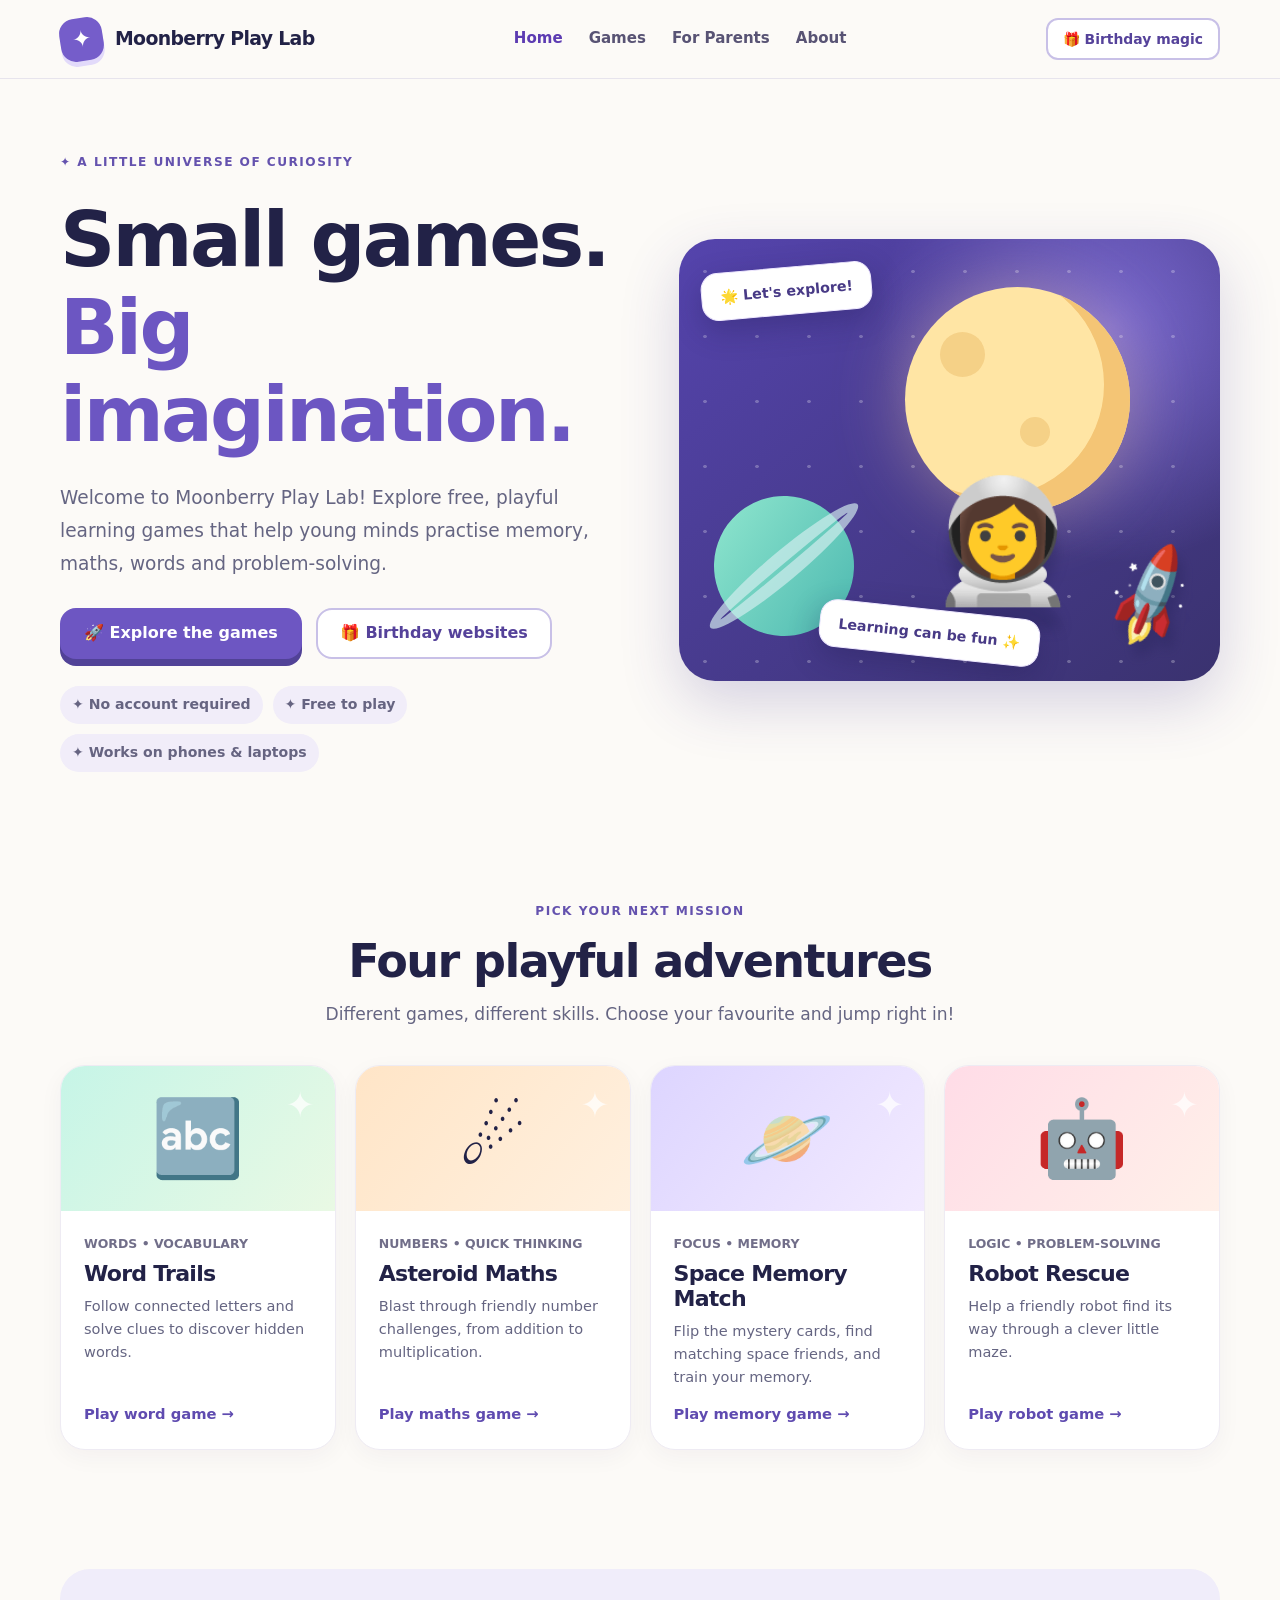
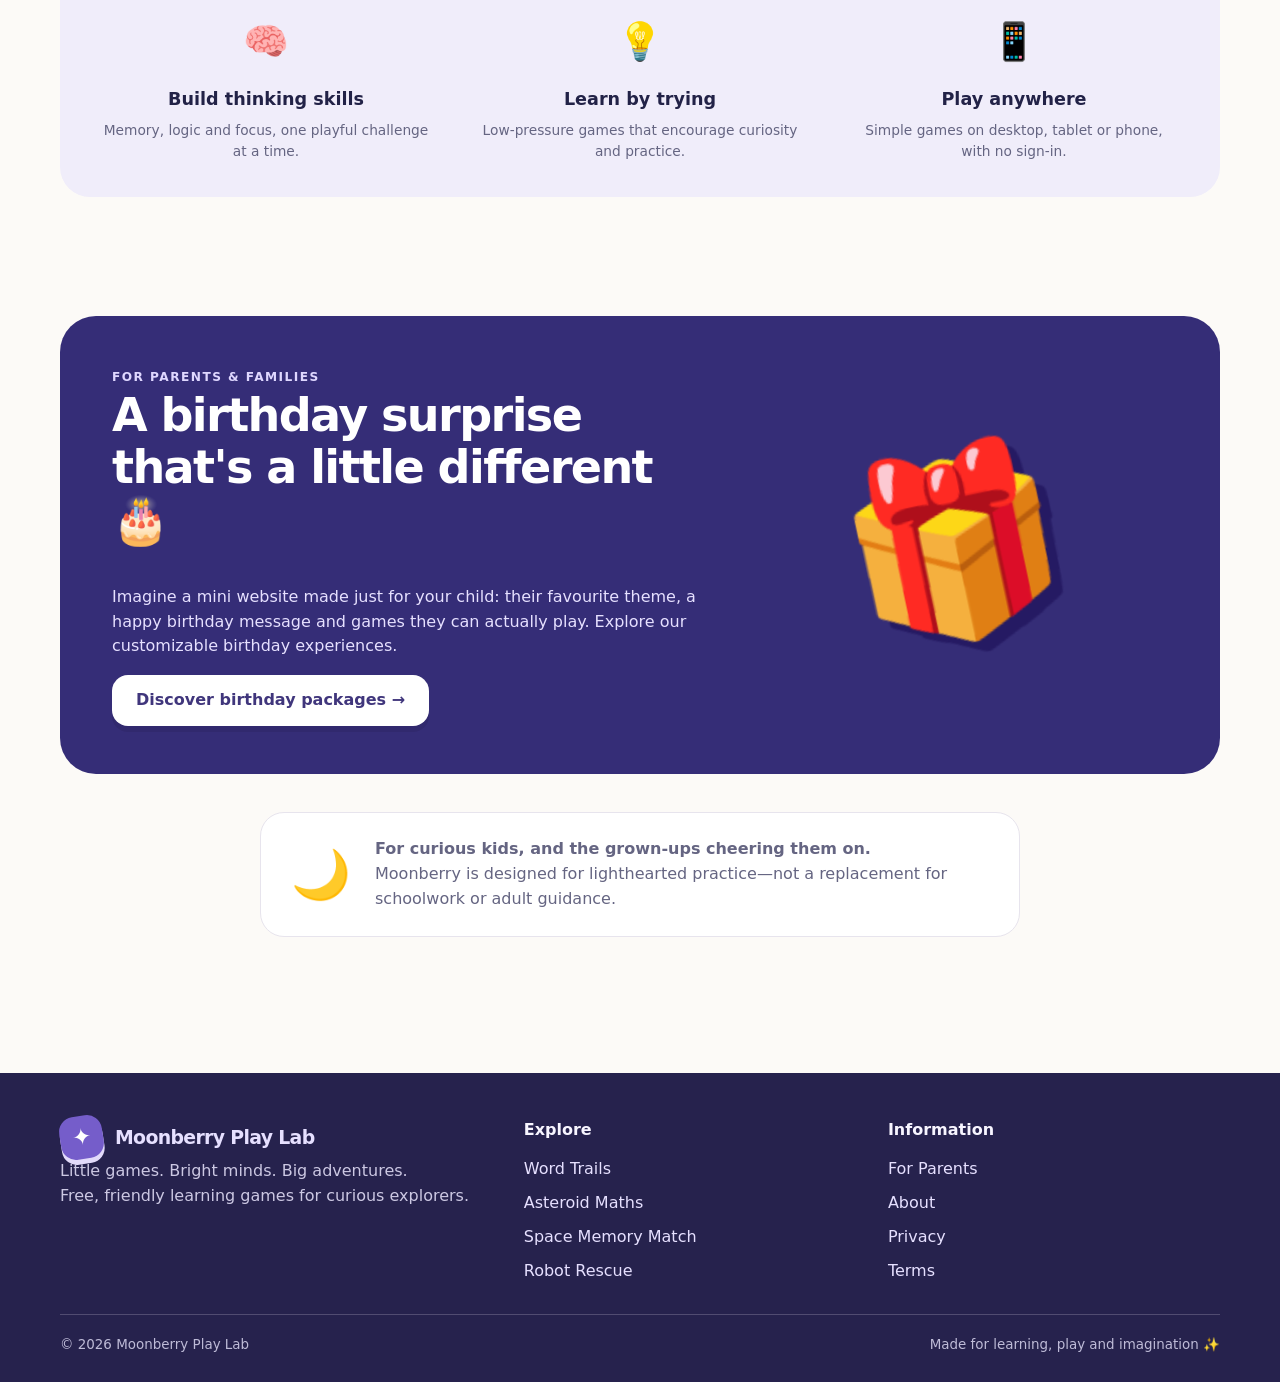
<file: index.html>
<!doctype html>
    <html lang="en">
    <head>
      <meta charset="utf-8"><meta name="viewport" content="width=device-width, initial-scale=1">
      <meta name="theme-color" content="#6a53bb">
      <meta name="description" content="Explore free space-themed memory, maths, word and robot games for kids. Discover personalized birthday mini-sites for parents.">

      <title>Fun learning games for kids | Moonberry Play Lab</title>
      <link rel="icon" href="/assets/favicon.svg" type="image/svg+xml">
      <link rel="stylesheet" href="/assets/styles.css">
    </head>
    <body><a class="skip" href="#main">Skip to content</a>
    <header class="site-header"><div class="shell nav"><a class="brand" href="/"><span class="brand-mark" aria-hidden="true">✦</span>Moonberry Play Lab</a><nav class="nav-links" id="main-nav" aria-label="Main navigation"><a href="/" aria-current="page">Home</a><a href="/#games">Games</a><a href="/parents/">For Parents</a><a href="/about/">About</a></nav><div class="nav-actions"><a class="btn btn-small btn-outline" href="/parents/">🎁 Birthday magic</a><button type="button" class="menu-toggle" aria-controls="main-nav" aria-expanded="false">Menu ☰</button></div></div></header>
    <main id="main"><section class="hero"><div class="shell hero-grid"><div><span class="eyebrow">✦ A little universe of curiosity</span><h1>Small games.<br><em>Big imagination.</em></h1><p class="lead">Welcome to Moonberry Play Lab! Explore free, playful learning games that help young minds practise memory, maths, words and problem-solving.</p><div class="hero-actions"><a class="btn btn-primary" href="#games">🚀 Explore the games</a><a class="btn btn-outline" href="/parents/">🎁 Birthday websites</a></div><div class="trust-line"><span>✦ No account required</span><span>✦ Free to play</span><span>✦ Works on phones & laptops</span></div></div><div class="scene" role="img" aria-label="Friendly astronaut floating between a glowing moon, planet and rocket"><span class="moon"></span><span class="planet"></span><span class="astronaut">👩‍🚀</span><span class="rocket">🚀</span><span class="floating-chip chip-top">🌟 Let's explore!</span><span class="floating-chip chip-bottom">Learning can be fun ✨</span></div></div></section>
<section class="section" id="games"><div class="shell"><div class="section-header"><span class="eyebrow">Pick your next mission</span><h2>Four playful adventures</h2><p>Different games, different skills. Choose your favourite and jump right in!</p></div><div class="games">
<a class="game-card" href="/words/"><div class="game-art art-mint" aria-hidden="true">🔤</div><div class="game-body"><div class="game-meta">WORDS • VOCABULARY</div><h3>Word Trails</h3><p>Follow connected letters and solve clues to discover hidden words.</p><span class="go">Play word game →</span></div></a>
<a class="game-card" href="/maths/"><div class="game-art art-peach" aria-hidden="true">☄️</div><div class="game-body"><div class="game-meta">NUMBERS • QUICK THINKING</div><h3>Asteroid Maths</h3><p>Blast through friendly number challenges, from addition to multiplication.</p><span class="go">Play maths game →</span></div></a>
<a class="game-card" href="/memory/"><div class="game-art art-purple" aria-hidden="true">🪐</div><div class="game-body"><div class="game-meta">FOCUS • MEMORY</div><h3>Space Memory Match</h3><p>Flip the mystery cards, find matching space friends, and train your memory.</p><span class="go">Play memory game →</span></div></a>
<a class="game-card" href="/robot/"><div class="game-art art-pink" aria-hidden="true">🤖</div><div class="game-body"><div class="game-meta">LOGIC • PROBLEM-SOLVING</div><h3>Robot Rescue</h3><p>Help a friendly robot find its way through a clever little maze.</p><span class="go">Play robot game →</span></div></a>
</div></div></section>
<section class="section-sm"><div class="shell"><div class="value-strip"><div><div class="value-emoji" aria-hidden="true">🧠</div><strong>Build thinking skills</strong><p>Memory, logic and focus, one playful challenge at a time.</p></div><div><div class="value-emoji" aria-hidden="true">💡</div><strong>Learn by trying</strong><p>Low-pressure games that encourage curiosity and practice.</p></div><div><div class="value-emoji" aria-hidden="true">📱</div><strong>Play anywhere</strong><p>Simple games on desktop, tablet or phone, with no sign-in.</p></div></div></div></section>
<section class="section"><div class="shell"><div class="parent-banner"><div><span class="eyebrow">For parents & families</span><h2>A birthday surprise that's a little different 🎂</h2><p>Imagine a mini website made just for your child: their favourite theme, a happy birthday message and games they can actually play. Explore our customizable birthday experiences.</p><a class="btn btn-white" href="/parents/">Discover birthday packages →</a></div><div class="gift-scene" aria-hidden="true">🎁</div></div><div class="quote"><div aria-hidden="true">🌙</div><p><strong>For curious kids, and the grown-ups cheering them on.</strong><br>Moonberry is designed for lighthearted practice—not a replacement for schoolwork or adult guidance.</p></div></div></section></main>
    <footer class="footer"><div class="shell"><div class="footer-main"><div><a class="brand" href="/"><span class="brand-mark">✦</span> Moonberry Play Lab</a><p>Little games. Bright minds. Big adventures.<br>Free, friendly learning games for curious explorers.</p></div><div><h4>Explore</h4><nav aria-label="Footer games"><a href="/words/">Word Trails</a><a href="/maths/">Asteroid Maths</a><a href="/memory/">Space Memory Match</a><a href="/robot/">Robot Rescue</a></nav></div><div><h4>Information</h4><nav aria-label="Footer information"><a href="/parents/">For Parents</a><a href="/about/">About</a><a href="/privacy/">Privacy</a><a href="/terms/">Terms</a></nav></div></div><div class="footer-bottom"><span>© <span id="year"></span> Moonberry Play Lab</span><span>Made for learning, play and imagination ✨</span></div></div></footer>
    <script src="/assets/site.js" defer></script>

    </body></html>
</file>
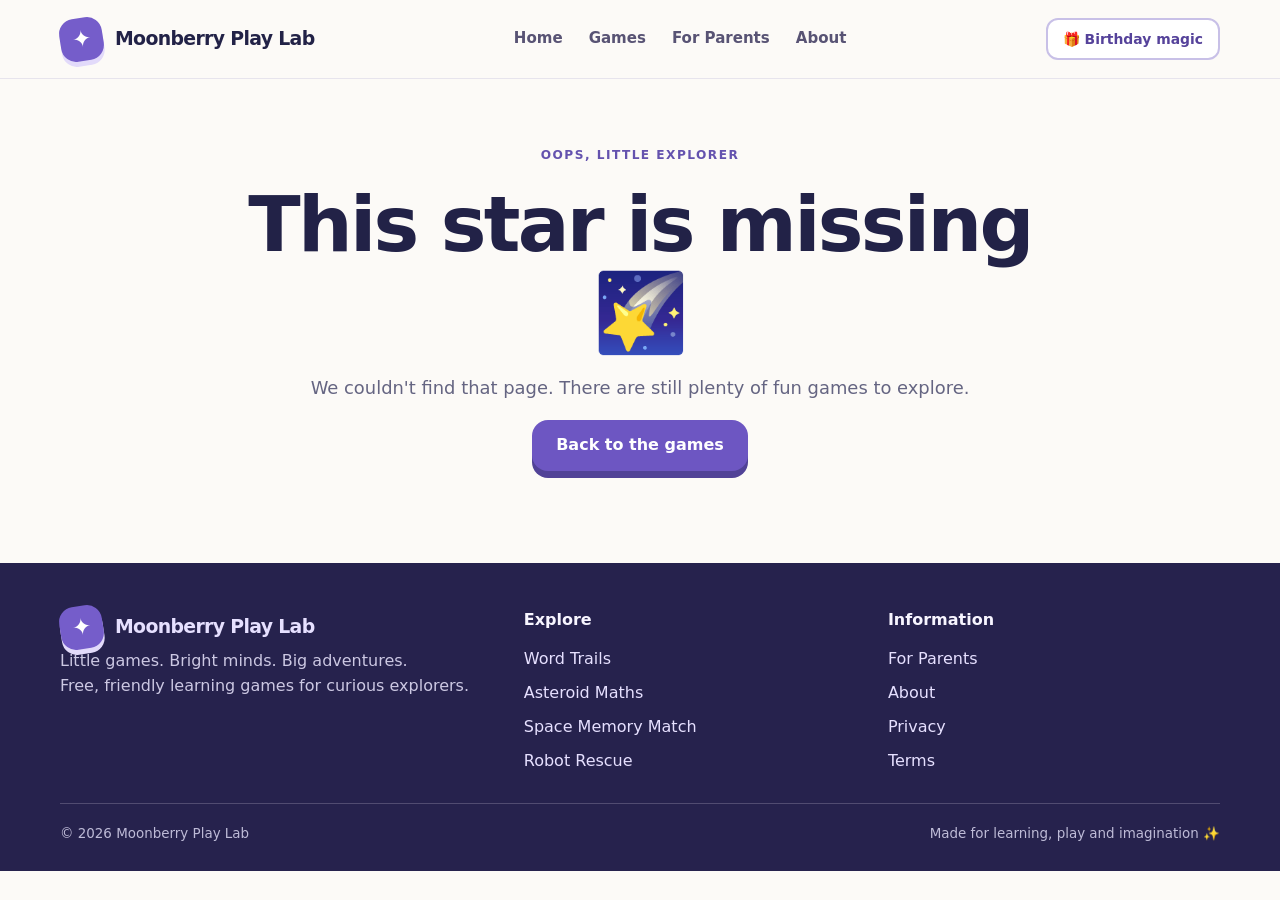
<file: 404/index.html>
<!doctype html>
    <html lang="en">
    <head>
      <meta charset="utf-8"><meta name="viewport" content="width=device-width, initial-scale=1">
      <meta name="theme-color" content="#6a53bb">
      <meta name="description" content="The page you were looking for could not be found. Explore our free learning games.">
      <meta name="robots" content="noindex">
      <title>Page not found | Moonberry Play Lab</title>
      <link rel="icon" href="/assets/favicon.svg" type="image/svg+xml">
      <link rel="stylesheet" href="/assets/styles.css">
    </head>
    <body><a class="skip" href="#main">Skip to content</a>
    <header class="site-header"><div class="shell nav"><a class="brand" href="/"><span class="brand-mark" aria-hidden="true">✦</span>Moonberry Play Lab</a><nav class="nav-links" id="main-nav" aria-label="Main navigation"><a href="/">Home</a><a href="/#games">Games</a><a href="/parents/">For Parents</a><a href="/about/">About</a></nav><div class="nav-actions"><a class="btn btn-small btn-outline" href="/parents/">🎁 Birthday magic</a><button type="button" class="menu-toggle" aria-controls="main-nav" aria-expanded="false">Menu ☰</button></div></div></header>
    <main id="main"><div class="shell"><div class="interior-hero"><span class="eyebrow">Oops, little explorer</span><h1>This star is missing 🌠</h1><p>We couldn't find that page. There are still plenty of fun games to explore.</p><a href="/" class="btn btn-primary">Back to the games</a></div></div></main>
    <footer class="footer"><div class="shell"><div class="footer-main"><div><a class="brand" href="/"><span class="brand-mark">✦</span> Moonberry Play Lab</a><p>Little games. Bright minds. Big adventures.<br>Free, friendly learning games for curious explorers.</p></div><div><h4>Explore</h4><nav aria-label="Footer games"><a href="/words/">Word Trails</a><a href="/maths/">Asteroid Maths</a><a href="/memory/">Space Memory Match</a><a href="/robot/">Robot Rescue</a></nav></div><div><h4>Information</h4><nav aria-label="Footer information"><a href="/parents/">For Parents</a><a href="/about/">About</a><a href="/privacy/">Privacy</a><a href="/terms/">Terms</a></nav></div></div><div class="footer-bottom"><span>© <span id="year"></span> Moonberry Play Lab</span><span>Made for learning, play and imagination ✨</span></div></div></footer>
    <script src="/assets/site.js" defer></script>

    </body></html>
</file>
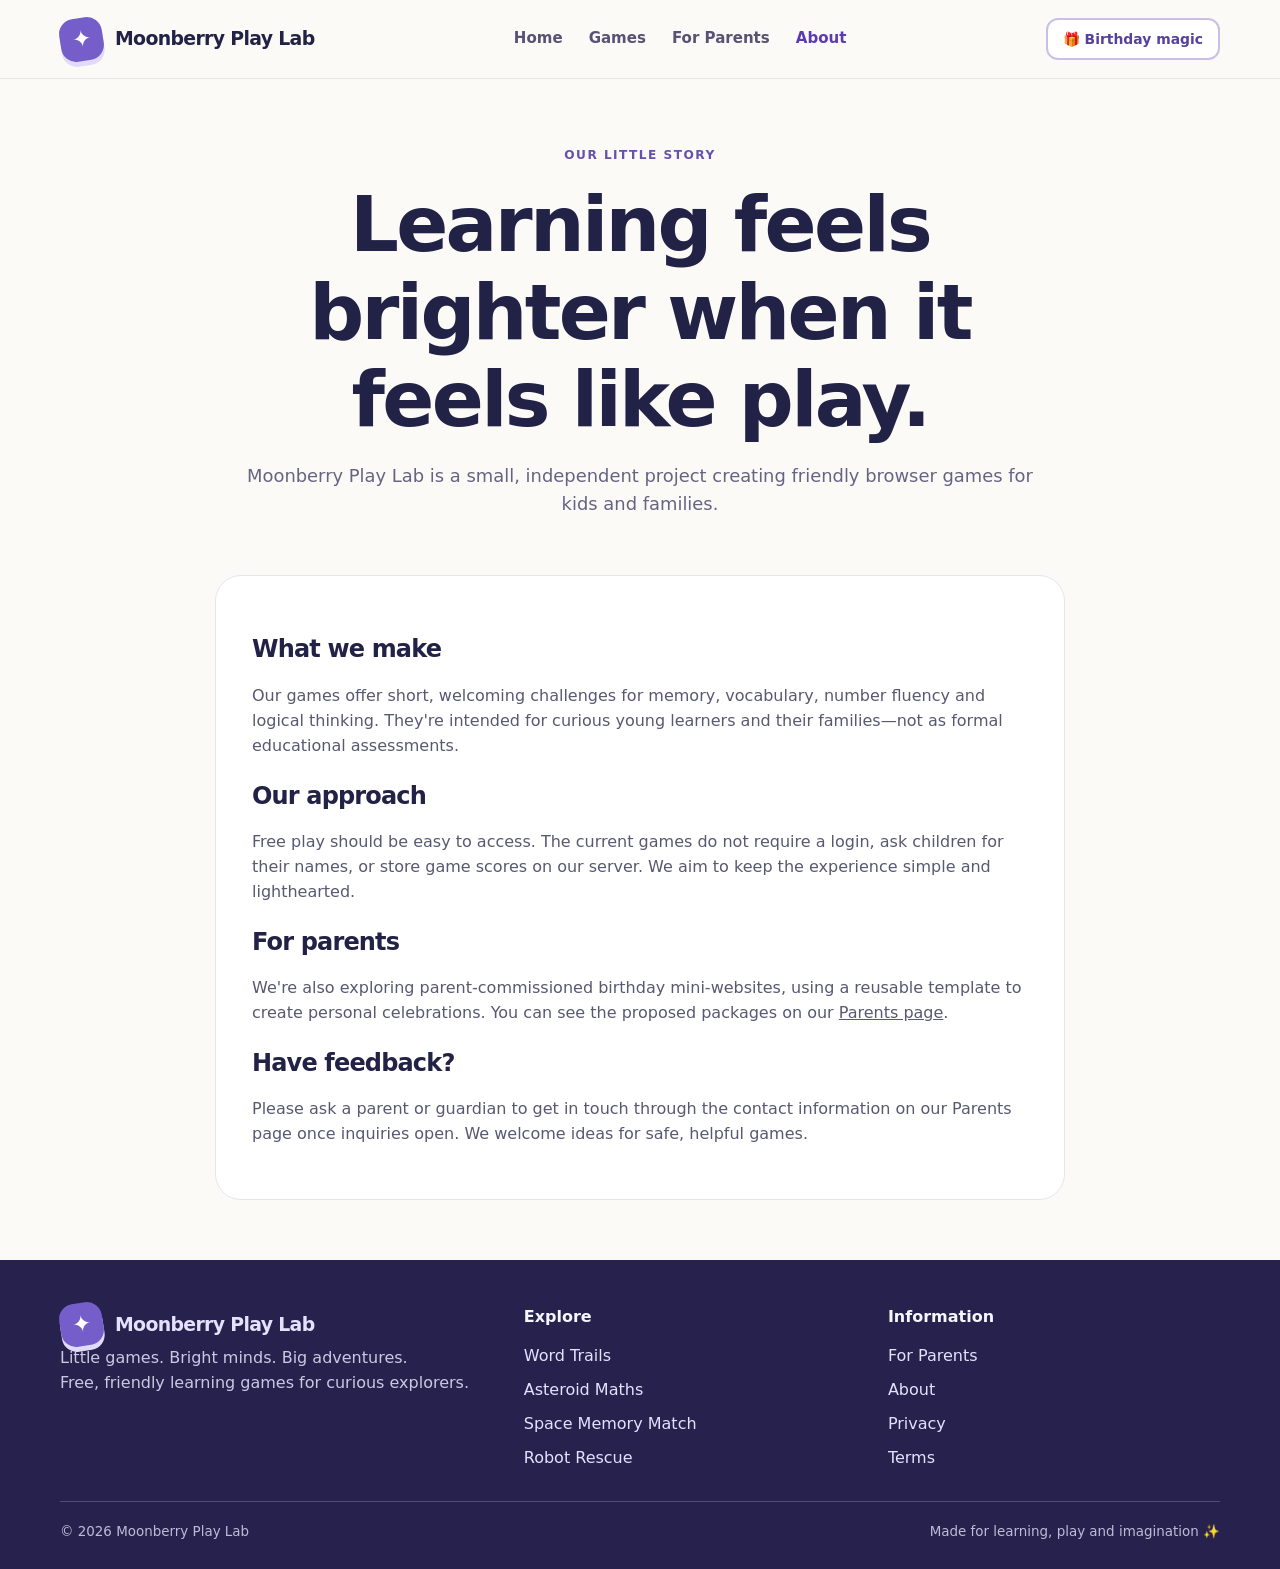
<file: about/index.html>
<!doctype html>
    <html lang="en">
    <head>
      <meta charset="utf-8"><meta name="viewport" content="width=device-width, initial-scale=1">
      <meta name="theme-color" content="#6a53bb">
      <meta name="description" content="Learn about Moonberry Play Lab, a friendly learning game project for children and families.">

      <title>About | Moonberry Play Lab</title>
      <link rel="icon" href="/assets/favicon.svg" type="image/svg+xml">
      <link rel="stylesheet" href="/assets/styles.css">
    </head>
    <body><a class="skip" href="#main">Skip to content</a>
    <header class="site-header"><div class="shell nav"><a class="brand" href="/"><span class="brand-mark" aria-hidden="true">✦</span>Moonberry Play Lab</a><nav class="nav-links" id="main-nav" aria-label="Main navigation"><a href="/">Home</a><a href="/#games">Games</a><a href="/parents/">For Parents</a><a href="/about/" aria-current="page">About</a></nav><div class="nav-actions"><a class="btn btn-small btn-outline" href="/parents/">🎁 Birthday magic</a><button type="button" class="menu-toggle" aria-controls="main-nav" aria-expanded="false">Menu ☰</button></div></div></header>
    <main id="main"><div class="shell"><div class="interior-hero"><span class="eyebrow">Our little story</span><h1>Learning feels brighter when it feels like play.</h1><p>Moonberry Play Lab is a small, independent project creating friendly browser games for kids and families.</p></div><div class="text-content"><h2>What we make</h2><p>Our games offer short, welcoming challenges for memory, vocabulary, number fluency and logical thinking. They're intended for curious young learners and their families—not as formal educational assessments.</p><h2>Our approach</h2><p>Free play should be easy to access. The current games do not require a login, ask children for their names, or store game scores on our server. We aim to keep the experience simple and lighthearted.</p><h2>For parents</h2><p>We're also exploring parent-commissioned birthday mini-websites, using a reusable template to create personal celebrations. You can see the proposed packages on our <a href="/parents/">Parents page</a>.</p><h2>Have feedback?</h2><p>Please ask a parent or guardian to get in touch through the contact information on our Parents page once inquiries open. We welcome ideas for safe, helpful games.</p></div></div></main>
    <footer class="footer"><div class="shell"><div class="footer-main"><div><a class="brand" href="/"><span class="brand-mark">✦</span> Moonberry Play Lab</a><p>Little games. Bright minds. Big adventures.<br>Free, friendly learning games for curious explorers.</p></div><div><h4>Explore</h4><nav aria-label="Footer games"><a href="/words/">Word Trails</a><a href="/maths/">Asteroid Maths</a><a href="/memory/">Space Memory Match</a><a href="/robot/">Robot Rescue</a></nav></div><div><h4>Information</h4><nav aria-label="Footer information"><a href="/parents/">For Parents</a><a href="/about/">About</a><a href="/privacy/">Privacy</a><a href="/terms/">Terms</a></nav></div></div><div class="footer-bottom"><span>© <span id="year"></span> Moonberry Play Lab</span><span>Made for learning, play and imagination ✨</span></div></div></footer>
    <script src="/assets/site.js" defer></script>

    </body></html>
</file>
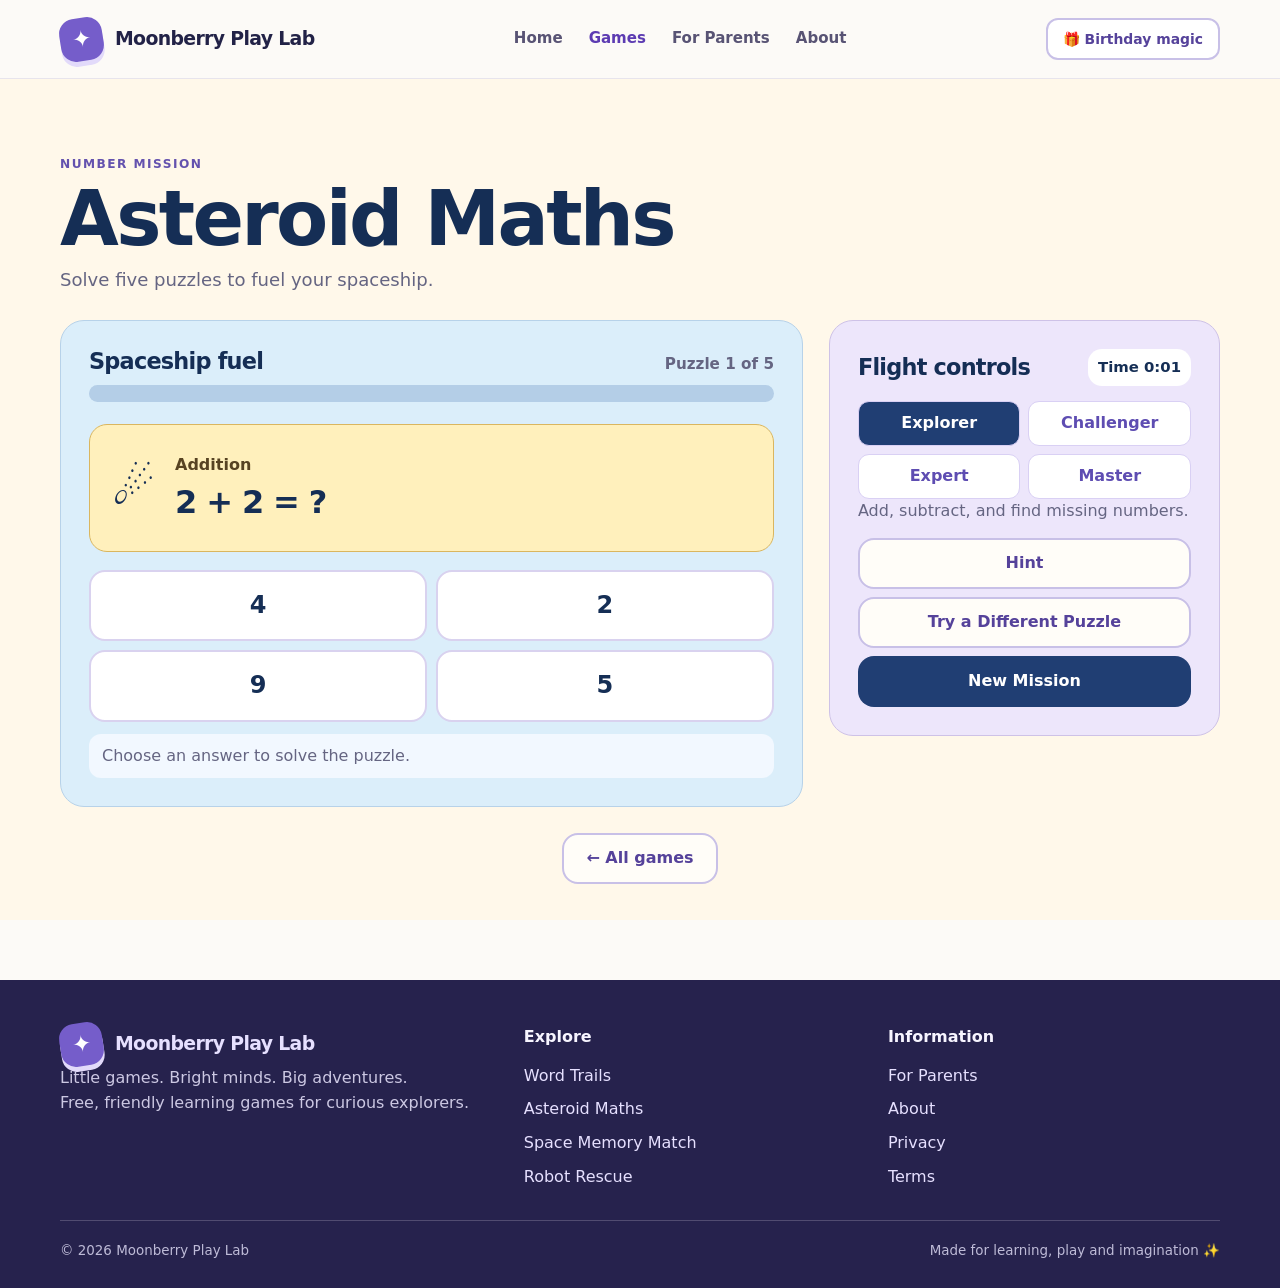
<file: maths/index.html>
<!doctype html>
    <html lang="en">
    <head>
      <meta charset="utf-8"><meta name="viewport" content="width=device-width, initial-scale=1">
      <meta name="theme-color" content="#6a53bb">
      <meta name="description" content="Choose the answer to each friendly maths challenge and rocket through five questions.">

      <title>Asteroid Maths | Moonberry Play Lab</title>
      <link rel="icon" href="/assets/favicon.svg" type="image/svg+xml">
      <link rel="stylesheet" href="/assets/styles.css">
      <link rel="stylesheet" href="/assets/maths.css">
    </head>
    <body><a class="skip" href="#main">Skip to content</a>
    <header class="site-header"><div class="shell nav"><a class="brand" href="/"><span class="brand-mark" aria-hidden="true">✦</span>Moonberry Play Lab</a><nav class="nav-links" id="main-nav" aria-label="Main navigation"><a href="/">Home</a><a href="/#games" aria-current="page">Games</a><a href="/parents/">For Parents</a><a href="/about/">About</a></nav><div class="nav-actions"><a class="btn btn-small btn-outline" href="/parents/">🎁 Birthday magic</a><button type="button" class="menu-toggle" aria-controls="main-nav" aria-expanded="false">Menu ☰</button></div></div></header>
    <main id="main" class="maths-page">
      <div class="shell">
        <header class="maths-intro">
          <span class="eyebrow">Number mission</span>
          <h1>Asteroid Maths</h1>
          <p>Solve five puzzles to fuel your spaceship.</p>
        </header>

        <div class="maths-layout">
          <section class="maths-mission" aria-labelledby="mission-title">
            <header class="mission-header">
              <h2 id="mission-title">Spaceship fuel</h2>
              <p id="stats" aria-live="polite">Puzzle 1 of 5</p>
              <progress id="fuel" max="5" value="0" aria-labelledby="mission-title"></progress>
            </header>

            <div class="mission-puzzle">
              <span class="mission-asteroid" aria-hidden="true">☄️</span>
              <div>
                <p id="puzzle-type"></p>
                <h3 id="sum" tabindex="-1">Loading your first puzzle…</h3>
              </div>
            </div>

            <div id="answers" class="answers" role="group" aria-label="Choose an answer"></div>
            <p class="mission-feedback" id="game-status" role="status">Choose an answer to solve the puzzle.</p>
            <p class="mission-hint" id="puzzle-hint" tabindex="-1" hidden></p>
            <button id="continue-puzzle" class="btn mission-primary" type="button" hidden>Next puzzle →</button>
          </section>

          <aside class="flight-controls" aria-labelledby="flight-title">
            <div class="flight-header">
              <h2 id="flight-title">Flight controls</h2>
              <span class="flight-timer">Time <span id="mission-timer">0:00</span></span>
            </div>
            <div class="flight-levels" role="group" aria-label="Choose a maths level">
              <button type="button" class="level is-active" data-level="0" aria-pressed="true">Explorer</button>
              <button type="button" class="level" data-level="1" aria-pressed="false">Challenger</button>
              <button type="button" class="level" data-level="2" aria-pressed="false">Expert</button>
              <button type="button" class="level" data-level="3" aria-pressed="false">Master</button>
            </div>
            <p id="level-description"></p>
            <div class="flight-actions">
              <button id="hint" class="btn btn-outline" type="button">Hint</button>
              <button id="different-puzzle" class="btn btn-outline" type="button">Try a Different Puzzle</button>
              <button id="restart" class="btn mission-primary" type="button">New Mission</button>
            </div>
          </aside>
        </div>

        <div class="maths-return"><a class="btn btn-outline" href="/#games">← All games</a></div>
      </div>
    </main>
    <dialog class="math-celebration" id="celebration" aria-labelledby="celebration-title">
      <div class="celebration-content">
        <h2 id="celebration-title" tabindex="-1" autofocus>Congratulations!</h2>
        <p id="completion-score"></p>
        <p id="completion-time"></p>
        <p id="final-feedback" class="final-feedback"></p>
        <div class="game-actions">
          <button type="button" class="btn btn-white" id="try-again">Try Again</button>
          <button type="button" class="btn celebration-next" id="next-level">Next Level →</button>
        </div>
      </div>
    </dialog>
    <footer class="footer"><div class="shell"><div class="footer-main"><div><a class="brand" href="/"><span class="brand-mark">✦</span> Moonberry Play Lab</a><p>Little games. Bright minds. Big adventures.<br>Free, friendly learning games for curious explorers.</p></div><div><h4>Explore</h4><nav aria-label="Footer games"><a href="/words/">Word Trails</a><a href="/maths/">Asteroid Maths</a><a href="/memory/">Space Memory Match</a><a href="/robot/">Robot Rescue</a></nav></div><div><h4>Information</h4><nav aria-label="Footer information"><a href="/parents/">For Parents</a><a href="/about/">About</a><a href="/privacy/">Privacy</a><a href="/terms/">Terms</a></nav></div></div><div class="footer-bottom"><span>© <span id="year"></span> Moonberry Play Lab</span><span>Made for learning, play and imagination ✨</span></div></div></footer>
    <script src="/assets/site.js" defer></script>
    <script src="/assets/maths-questions.js" defer></script>
    <script src="/assets/maths.js" defer></script>
    </body></html>
</file>
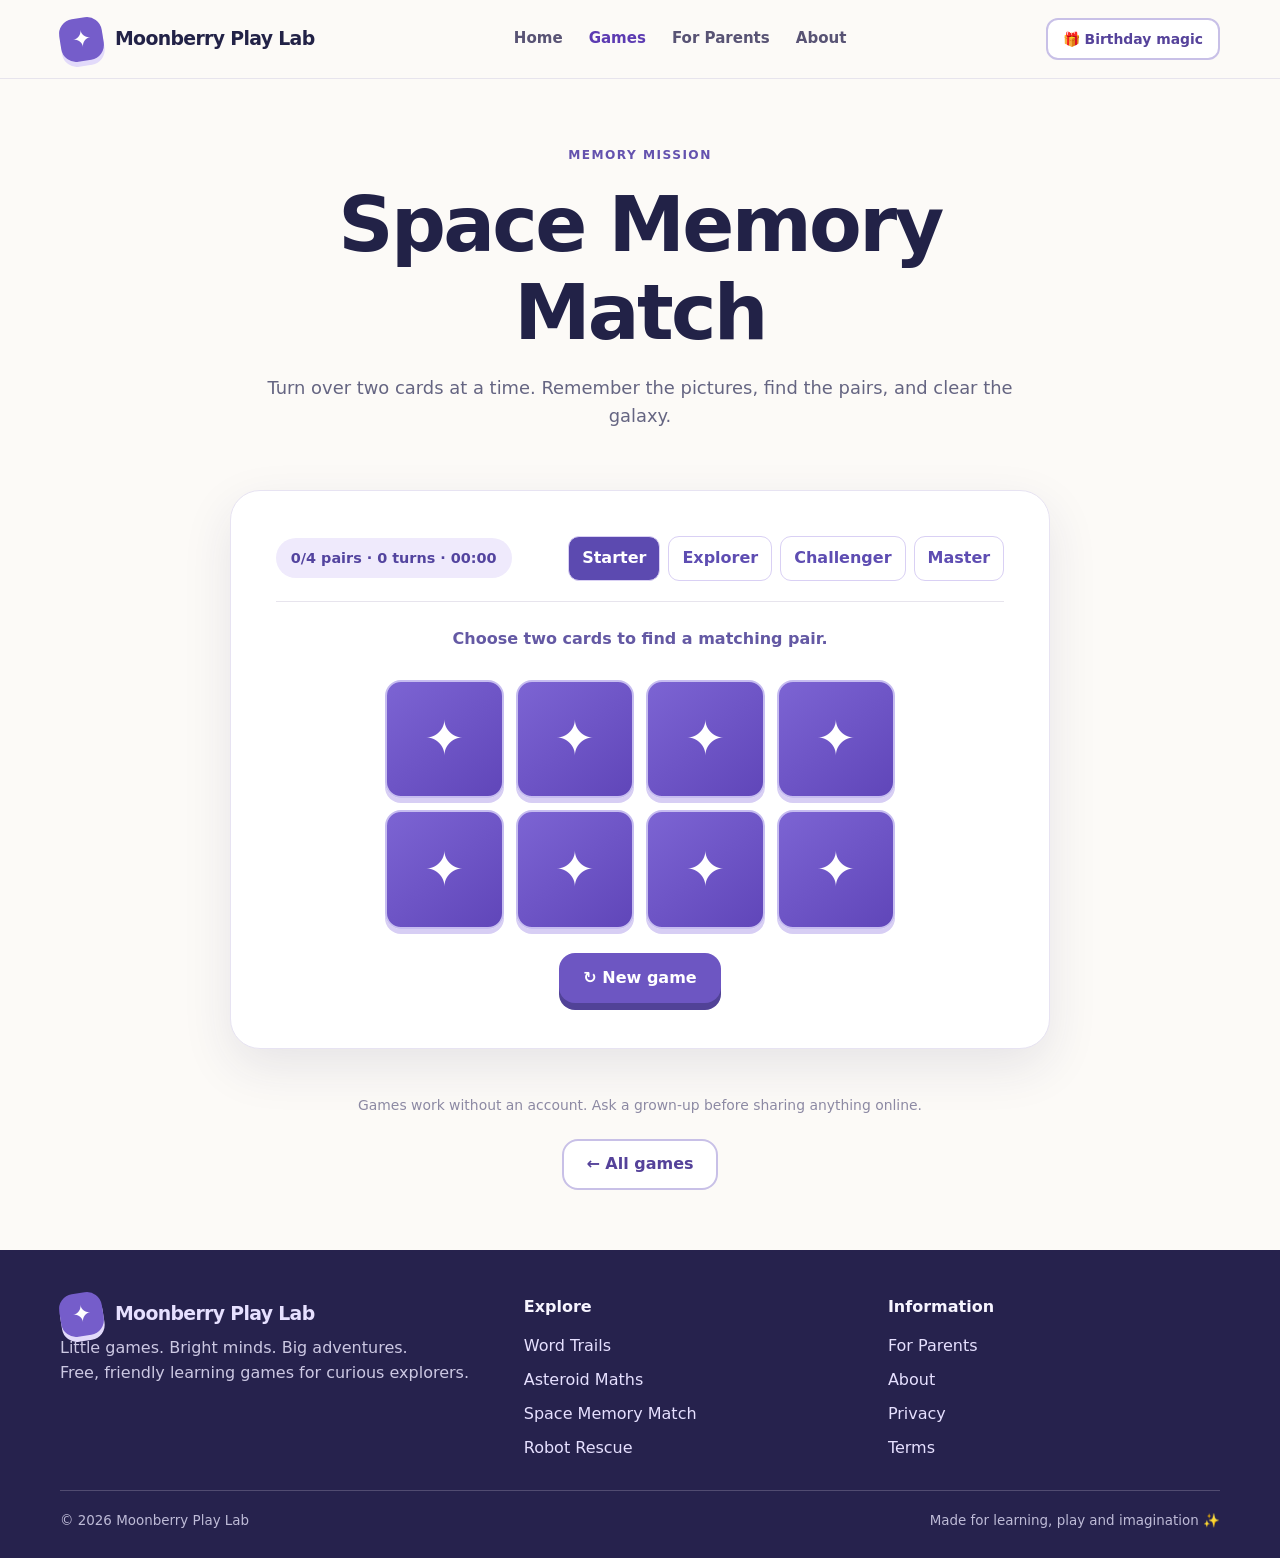
<file: memory/index.html>
<!doctype html>
    <html lang="en">
    <head>
      <meta charset="utf-8"><meta name="viewport" content="width=device-width, initial-scale=1">
      <meta name="theme-color" content="#6a53bb">
      <meta name="description" content="Turn over two cards at a time. Remember the pictures, find the pairs, and clear the galaxy.">

      <title>Space Memory Match | Moonberry Play Lab</title>
      <link rel="icon" href="/assets/favicon.svg" type="image/svg+xml">
      <link rel="stylesheet" href="/assets/styles.css">
    </head>
    <body><a class="skip" href="#main">Skip to content</a>
    <header class="site-header"><div class="shell nav"><a class="brand" href="/"><span class="brand-mark" aria-hidden="true">✦</span>Moonberry Play Lab</a><nav class="nav-links" id="main-nav" aria-label="Main navigation"><a href="/">Home</a><a href="/#games" aria-current="page">Games</a><a href="/parents/">For Parents</a><a href="/about/">About</a></nav><div class="nav-actions"><a class="btn btn-small btn-outline" href="/parents/">🎁 Birthday magic</a><button type="button" class="menu-toggle" aria-controls="main-nav" aria-expanded="false">Menu ☰</button></div></div></header>
    <main id="main"><div class="shell"><div class="interior-hero"><span class="eyebrow">Memory mission</span><h1>Space Memory Match</h1><p>Turn over two cards at a time. Remember the pictures, find the pairs, and clear the galaxy.</p></div><div class="play-panel"><div class="game-topbar"><div class="scorepill" id="stats">0/4 pairs · 0 turns</div><div class="levels" role="group" aria-label="Choose difficulty"><button type="button" class="level is-active" data-pairs="4" aria-pressed="true" aria-label="Starter, 4 pairs">Starter</button><button type="button" class="level" data-pairs="6" aria-pressed="false" aria-label="Explorer, 6 pairs">Explorer</button><button type="button" class="level" data-pairs="8" aria-pressed="false" aria-label="Challenger, 8 pairs">Challenger</button><button type="button" class="level" data-pairs="12" aria-pressed="false" aria-label="Master, 12 pairs">Master</button></div></div><p class="status" id="game-status" role="status" aria-live="polite">Find matching pairs!</p><div id="memory-board" class="memory-board" aria-label="Memory cards"></div><div class="game-actions"><button type="button" class="btn btn-primary" id="restart">↻ New game</button><button type="button" class="btn btn-outline" id="next-level" hidden>Next level →</button></div></div><div class="rule">Games work without an account. Ask a grown-up before sharing anything online.</div><div style="text-align:center;margin:22px"><a class="btn btn-outline" href="/#games">← All games</a></div></div></main>
    <footer class="footer"><div class="shell"><div class="footer-main"><div><a class="brand" href="/"><span class="brand-mark">✦</span> Moonberry Play Lab</a><p>Little games. Bright minds. Big adventures.<br>Free, friendly learning games for curious explorers.</p></div><div><h4>Explore</h4><nav aria-label="Footer games"><a href="/words/">Word Trails</a><a href="/maths/">Asteroid Maths</a><a href="/memory/">Space Memory Match</a><a href="/robot/">Robot Rescue</a></nav></div><div><h4>Information</h4><nav aria-label="Footer information"><a href="/parents/">For Parents</a><a href="/about/">About</a><a href="/privacy/">Privacy</a><a href="/terms/">Terms</a></nav></div></div><div class="footer-bottom"><span>© <span id="year"></span> Moonberry Play Lab</span><span>Made for learning, play and imagination ✨</span></div></div></footer>
    <script src="/assets/site.js" defer></script>
    <script src="/assets/config.js" defer></script><script src="/assets/memory.js" defer></script>
    </body></html>
</file>
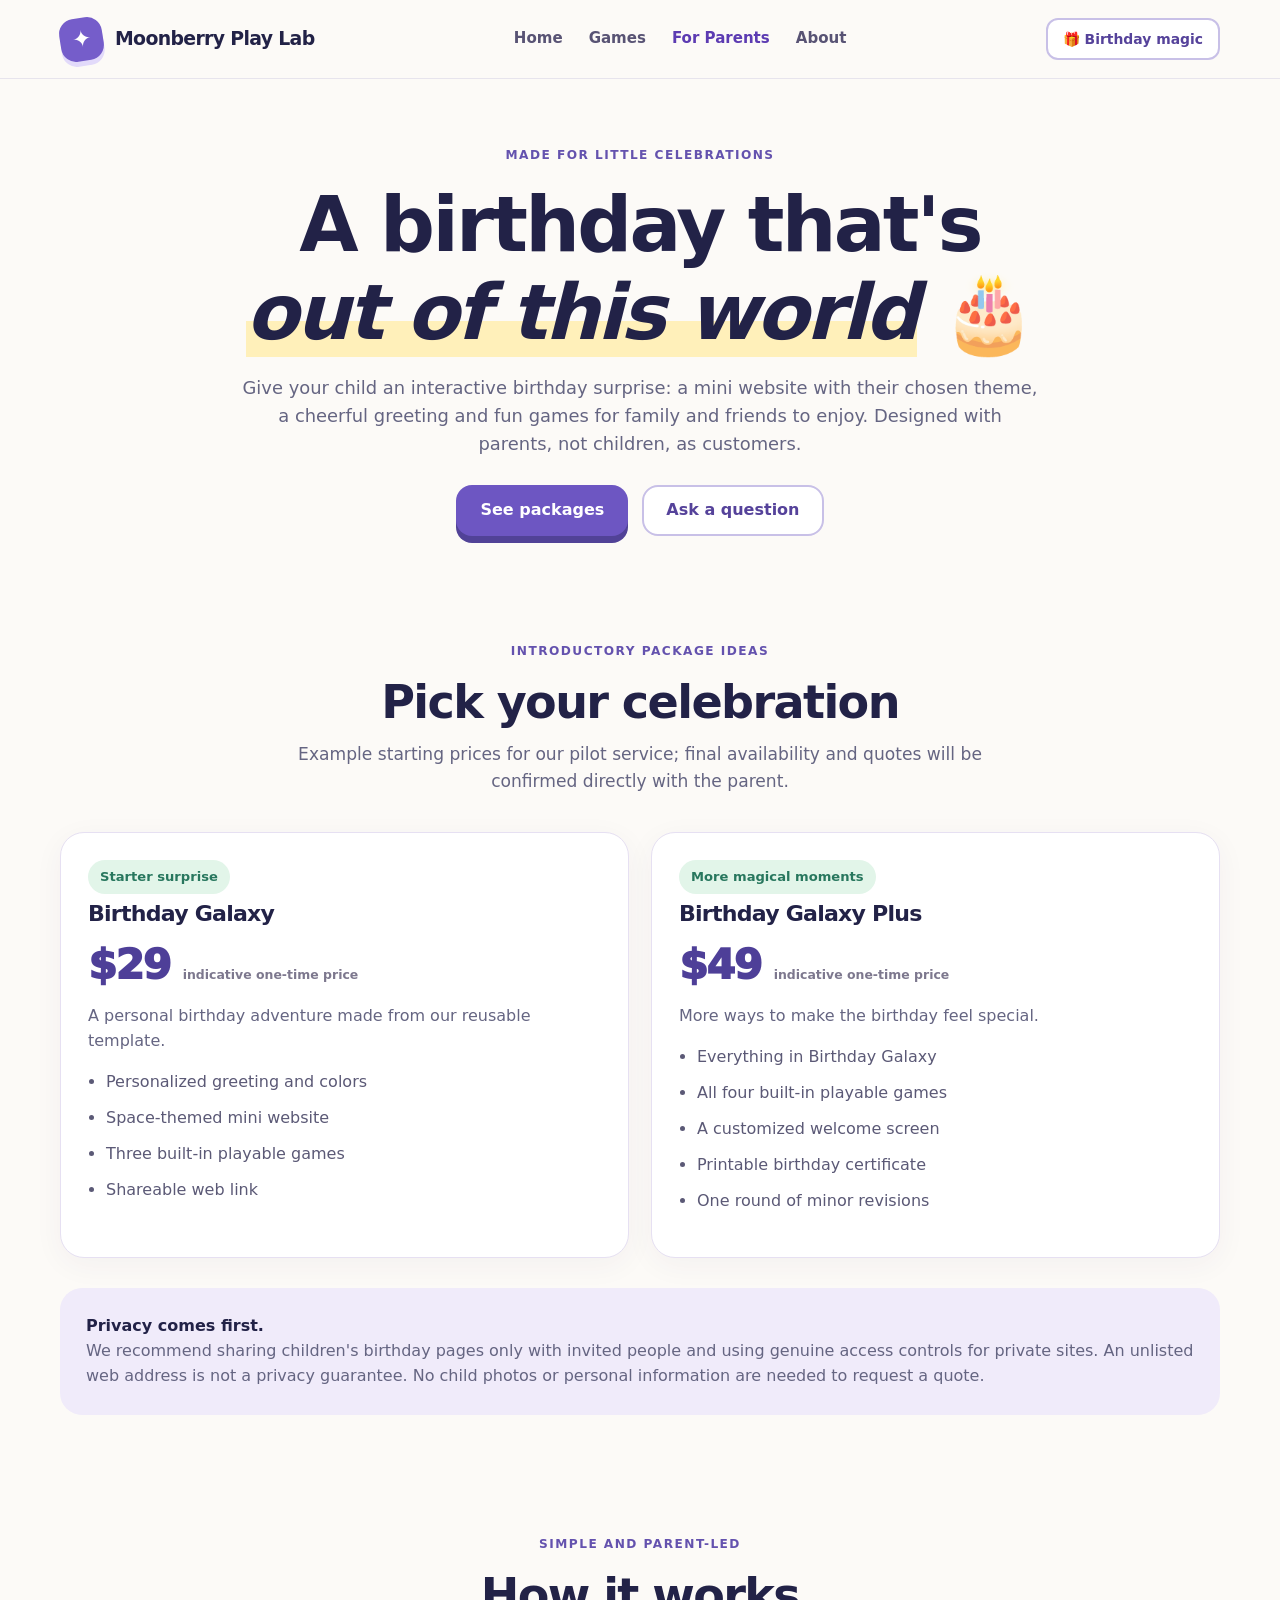
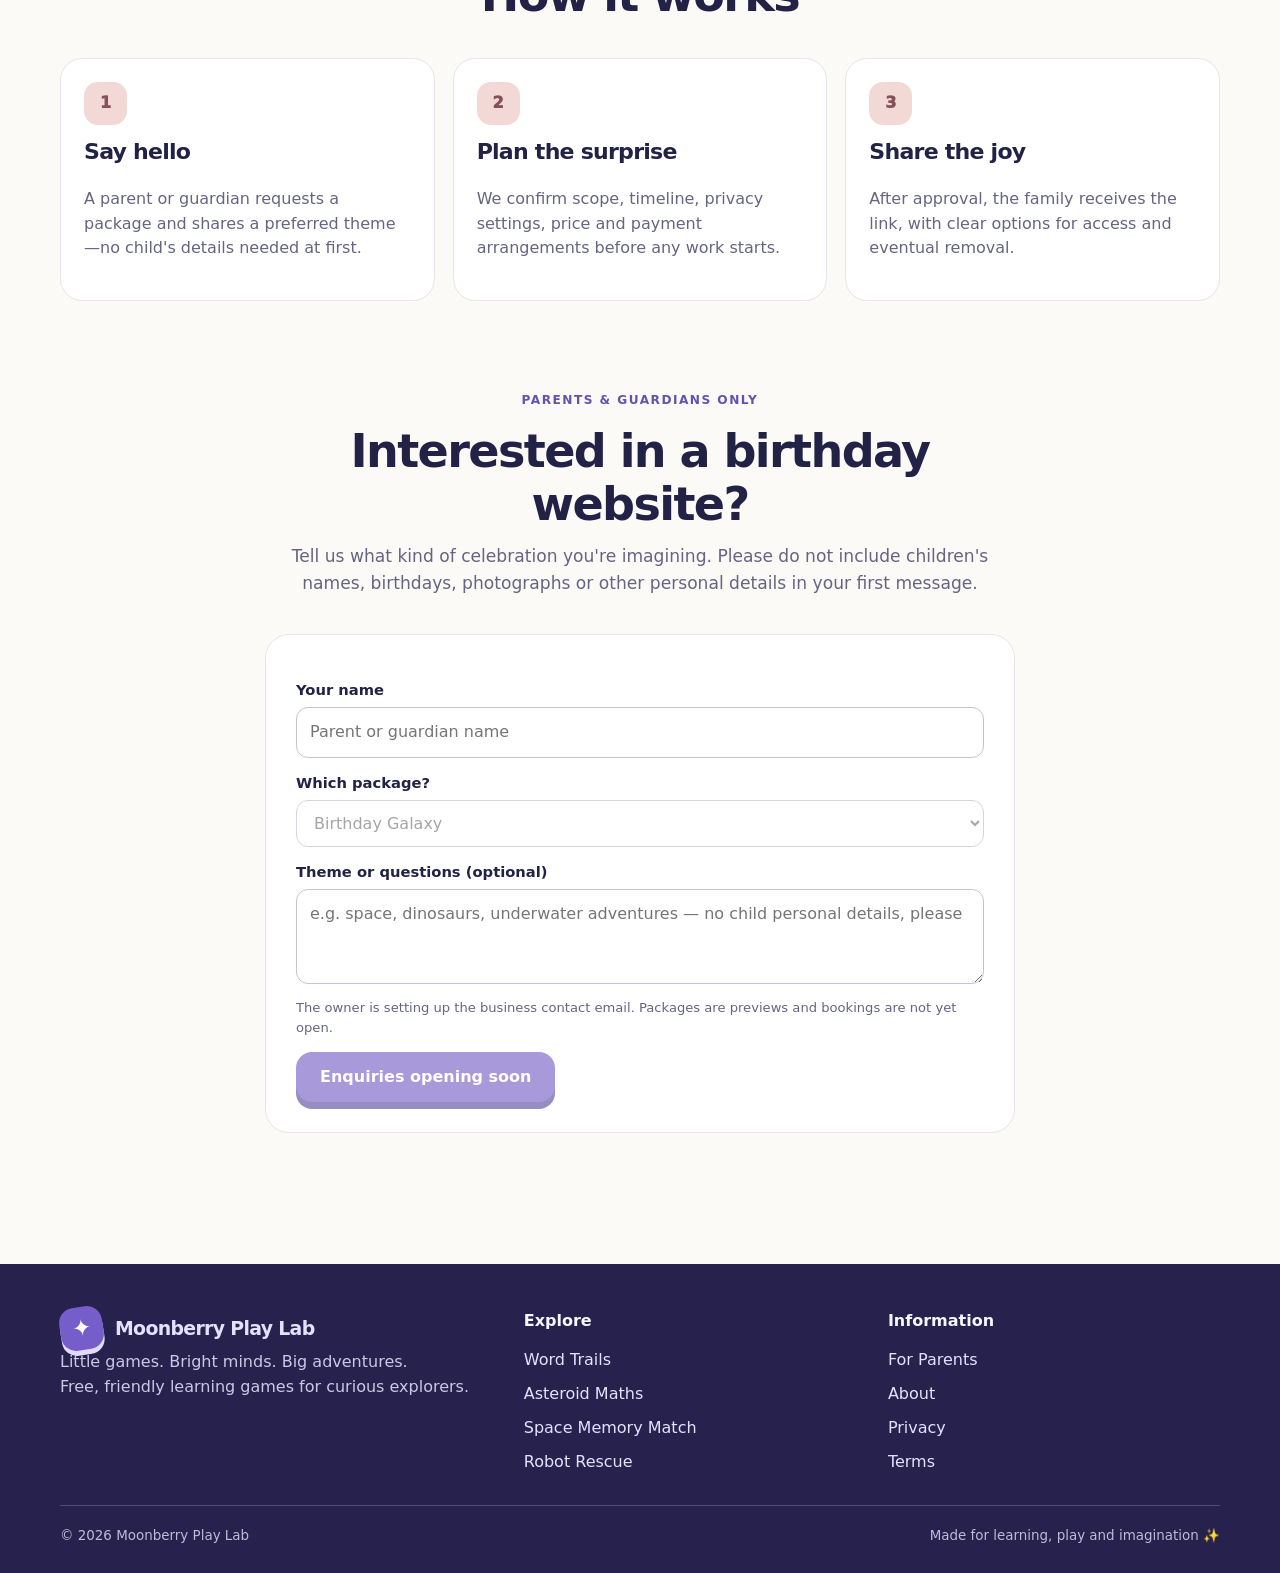
<file: parents/index.html>
<!doctype html>
    <html lang="en">
    <head>
      <meta charset="utf-8"><meta name="viewport" content="width=device-width, initial-scale=1">
      <meta name="theme-color" content="#6a53bb">
      <meta name="description" content="Give a child a personalized birthday gaming website with a theme, greetings and games. Parent-led inquiries and privacy-first design.">

      <title>Custom birthday gaming websites for kids | Moonberry Play Lab</title>
      <link rel="icon" href="/assets/favicon.svg" type="image/svg+xml">
      <link rel="stylesheet" href="/assets/styles.css">
    </head>
    <body><a class="skip" href="#main">Skip to content</a>
    <header class="site-header"><div class="shell nav"><a class="brand" href="/"><span class="brand-mark" aria-hidden="true">✦</span>Moonberry Play Lab</a><nav class="nav-links" id="main-nav" aria-label="Main navigation"><a href="/">Home</a><a href="/#games">Games</a><a href="/parents/" aria-current="page">For Parents</a><a href="/about/">About</a></nav><div class="nav-actions"><a class="btn btn-small btn-outline" href="/parents/">🎁 Birthday magic</a><button type="button" class="menu-toggle" aria-controls="main-nav" aria-expanded="false">Menu ☰</button></div></div></header>
    <main id="main"><div class="shell"><div class="interior-hero"><span class="eyebrow">Made for little celebrations</span><h1>A birthday that's <em class="highlight">out of this world</em> 🎂</h1><p>Give your child an interactive birthday surprise: a mini website with their chosen theme, a cheerful greeting and fun games for family and friends to enjoy. Designed with parents, not children, as customers.</p><div class="hero-actions" style="justify-content:center"><a class="btn btn-primary" href="#packages">See packages</a><a class="btn btn-outline" href="#inquiry">Ask a question</a></div></div></div>
<section class="section-sm" id="packages"><div class="shell"><div class="section-header"><span class="eyebrow">Introductory package ideas</span><h2>Pick your celebration</h2><p>Example starting prices for our pilot service; final availability and quotes will be confirmed directly with the parent.</p></div><div class="wide-grid"><article class="price-card"><span class="pill">Starter surprise</span><h3>Birthday Galaxy</h3><div class="price">$29 <small>indicative one-time price</small></div><p>A personal birthday adventure made from our reusable template.</p><ul class="checklist"><li>Personalized greeting and colors</li><li>Space-themed mini website</li><li>Three built-in playable games</li><li>Shareable web link</li></ul></article><article class="price-card"><span class="pill">More magical moments</span><h3>Birthday Galaxy Plus</h3><div class="price">$49 <small>indicative one-time price</small></div><p>More ways to make the birthday feel special.</p><ul class="checklist"><li>Everything in Birthday Galaxy</li><li>All four built-in playable games</li><li>A customized welcome screen</li><li>Printable birthday certificate</li><li>One round of minor revisions</li></ul></article></div><div class="info-box"><strong>Privacy comes first.</strong><p>We recommend sharing children's birthday pages only with invited people and using genuine access controls for private sites. An unlisted web address is not a privacy guarantee. No child photos or personal information are needed to request a quote.</p></div></div></section>
<section class="section-sm"><div class="shell"><div class="section-header"><span class="eyebrow">Simple and parent-led</span><h2>How it works</h2></div><div class="steps"><div class="step"><div class="step-number">1</div><h3>Say hello</h3><p>A parent or guardian requests a package and shares a preferred theme—no child's details needed at first.</p></div><div class="step"><div class="step-number">2</div><h3>Plan the surprise</h3><p>We confirm scope, timeline, privacy settings, price and payment arrangements before any work starts.</p></div><div class="step"><div class="step-number">3</div><h3>Share the joy</h3><p>After approval, the family receives the link, with clear options for access and eventual removal.</p></div></div></div></section>
<section class="section-sm" id="inquiry"><div class="shell"><div class="section-header"><span class="eyebrow">Parents & guardians only</span><h2>Interested in a birthday website?</h2><p>Tell us what kind of celebration you're imagining. Please do not include children's names, birthdays, photographs or other personal details in your first message.</p></div><div class="form-wrap"><form id="inquiry-form" method="post"><div class="field"><label for="parentName">Your name</label><input id="parentName" disabled maxlength="80" autocomplete="name" required placeholder="Parent or guardian name"></div><div class="field"><label for="package">Which package?</label><select id="package" disabled><option>Birthday Galaxy</option><option>Birthday Galaxy Plus</option><option>Not sure yet</option></select></div><div class="field"><label for="notes">Theme or questions (optional)</label><textarea id="notes" disabled maxlength="800" placeholder="e.g. space, dinosaurs, underwater adventures — no child personal details, please"></textarea></div><p class="form-note" id="booking-notice" role="status">Bookings are not yet open.</p><button class="btn btn-primary" type="submit" disabled>Enquiries opening soon</button></form></div></div></section></main>
    <footer class="footer"><div class="shell"><div class="footer-main"><div><a class="brand" href="/"><span class="brand-mark">✦</span> Moonberry Play Lab</a><p>Little games. Bright minds. Big adventures.<br>Free, friendly learning games for curious explorers.</p></div><div><h4>Explore</h4><nav aria-label="Footer games"><a href="/words/">Word Trails</a><a href="/maths/">Asteroid Maths</a><a href="/memory/">Space Memory Match</a><a href="/robot/">Robot Rescue</a></nav></div><div><h4>Information</h4><nav aria-label="Footer information"><a href="/parents/">For Parents</a><a href="/about/">About</a><a href="/privacy/">Privacy</a><a href="/terms/">Terms</a></nav></div></div><div class="footer-bottom"><span>© <span id="year"></span> Moonberry Play Lab</span><span>Made for learning, play and imagination ✨</span></div></div></footer>
    <script src="/assets/site.js" defer></script>
    <script src="/assets/config.js" defer></script><script src="/assets/parents.js" defer></script>
    </body></html>
</file>
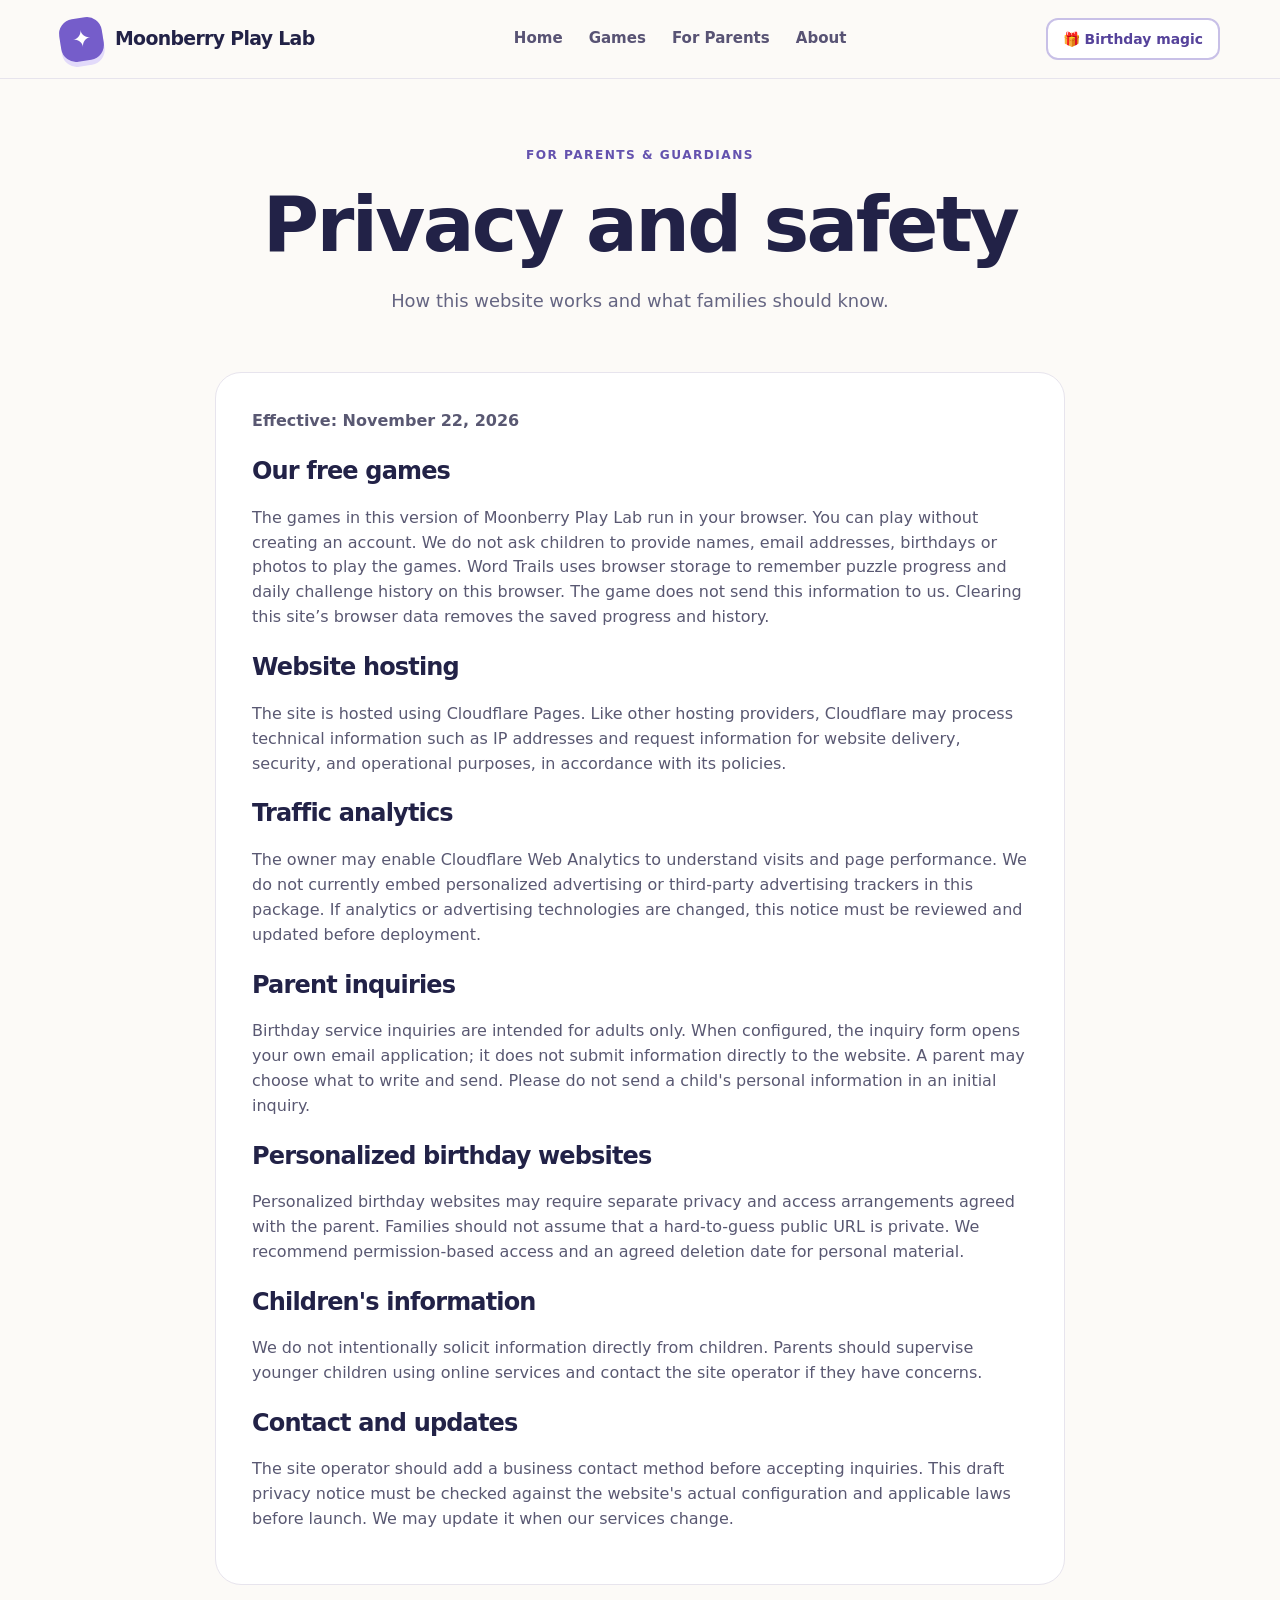
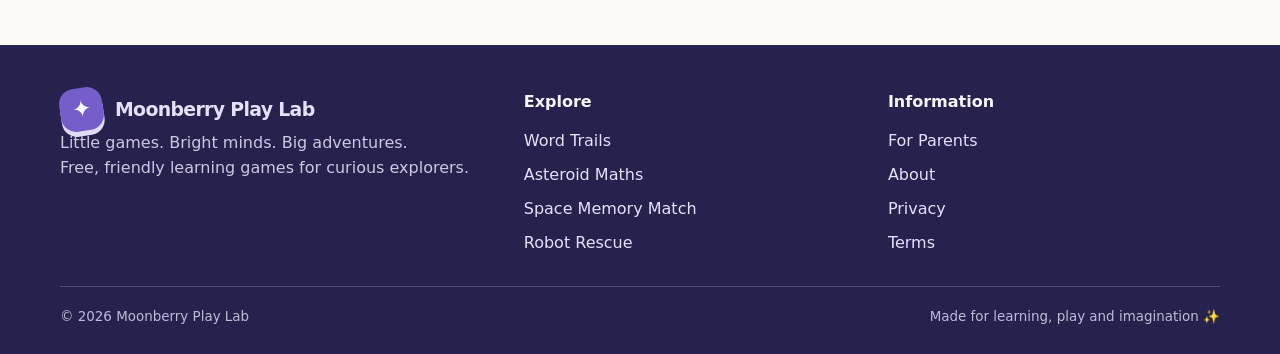
<file: privacy/index.html>
<!doctype html>
    <html lang="en">
    <head>
      <meta charset="utf-8"><meta name="viewport" content="width=device-width, initial-scale=1">
      <meta name="theme-color" content="#6a53bb">
      <meta name="description" content="Privacy information for families using Moonberry Play Lab games and parent-requested birthday websites.">

      <title>Privacy policy | Moonberry Play Lab</title>
      <link rel="icon" href="/assets/favicon.svg" type="image/svg+xml">
      <link rel="stylesheet" href="/assets/styles.css">
    </head>
    <body><a class="skip" href="#main">Skip to content</a>
    <header class="site-header"><div class="shell nav"><a class="brand" href="/"><span class="brand-mark" aria-hidden="true">✦</span>Moonberry Play Lab</a><nav class="nav-links" id="main-nav" aria-label="Main navigation"><a href="/">Home</a><a href="/#games">Games</a><a href="/parents/">For Parents</a><a href="/about/">About</a></nav><div class="nav-actions"><a class="btn btn-small btn-outline" href="/parents/">🎁 Birthday magic</a><button type="button" class="menu-toggle" aria-controls="main-nav" aria-expanded="false">Menu ☰</button></div></div></header>
    <main id="main"><div class="shell"><div class="interior-hero"><span class="eyebrow">For parents & guardians</span><h1>Privacy and safety</h1><p>How this website works and what families should know.</p></div><article class="text-content"><p><strong>Effective: November 22, 2026</strong></p><h2>Our free games</h2><p>The games in this version of Moonberry Play Lab run in your browser. You can play without creating an account. We do not ask children to provide names, email addresses, birthdays or photos to play the games. Word Trails uses browser storage to remember puzzle progress and daily challenge history on this browser. The game does not send this information to us. Clearing this site’s browser data removes the saved progress and history.</p><h2>Website hosting</h2><p>The site is hosted using Cloudflare Pages. Like other hosting providers, Cloudflare may process technical information such as IP addresses and request information for website delivery, security, and operational purposes, in accordance with its policies.</p><h2>Traffic analytics</h2><p>The owner may enable Cloudflare Web Analytics to understand visits and page performance. We do not currently embed personalized advertising or third-party advertising trackers in this package. If analytics or advertising technologies are changed, this notice must be reviewed and updated before deployment.</p><h2>Parent inquiries</h2><p>Birthday service inquiries are intended for adults only. When configured, the inquiry form opens your own email application; it does not submit information directly to the website. A parent may choose what to write and send. Please do not send a child's personal information in an initial inquiry.</p><h2>Personalized birthday websites</h2><p>Personalized birthday websites may require separate privacy and access arrangements agreed with the parent. Families should not assume that a hard-to-guess public URL is private. We recommend permission-based access and an agreed deletion date for personal material.</p><h2>Children's information</h2><p>We do not intentionally solicit information directly from children. Parents should supervise younger children using online services and contact the site operator if they have concerns.</p><h2>Contact and updates</h2><p>The site operator should add a business contact method before accepting inquiries. This draft privacy notice must be checked against the website's actual configuration and applicable laws before launch. We may update it when our services change.</p></article></div></main>
    <footer class="footer"><div class="shell"><div class="footer-main"><div><a class="brand" href="/"><span class="brand-mark">✦</span> Moonberry Play Lab</a><p>Little games. Bright minds. Big adventures.<br>Free, friendly learning games for curious explorers.</p></div><div><h4>Explore</h4><nav aria-label="Footer games"><a href="/words/">Word Trails</a><a href="/maths/">Asteroid Maths</a><a href="/memory/">Space Memory Match</a><a href="/robot/">Robot Rescue</a></nav></div><div><h4>Information</h4><nav aria-label="Footer information"><a href="/parents/">For Parents</a><a href="/about/">About</a><a href="/privacy/">Privacy</a><a href="/terms/">Terms</a></nav></div></div><div class="footer-bottom"><span>© <span id="year"></span> Moonberry Play Lab</span><span>Made for learning, play and imagination ✨</span></div></div></footer>
    <script src="/assets/site.js" defer></script>

    </body></html>
</file>
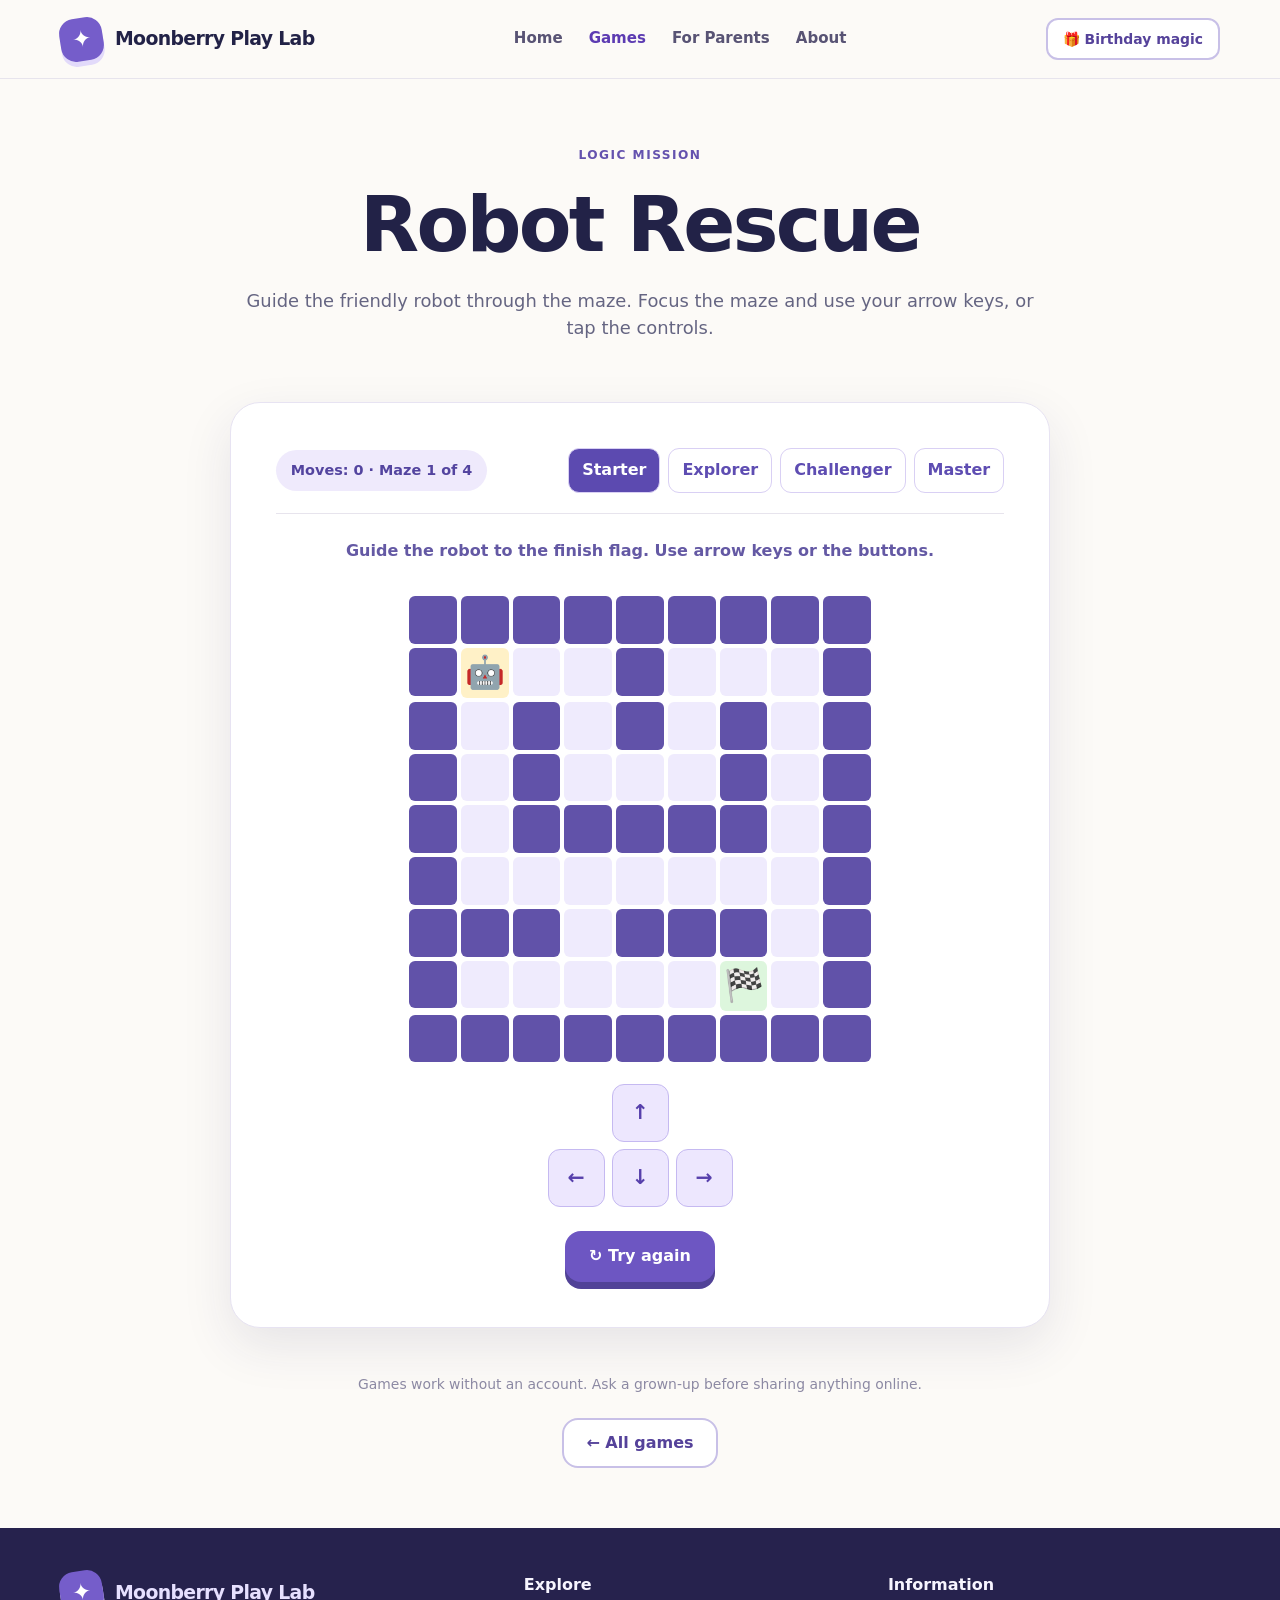
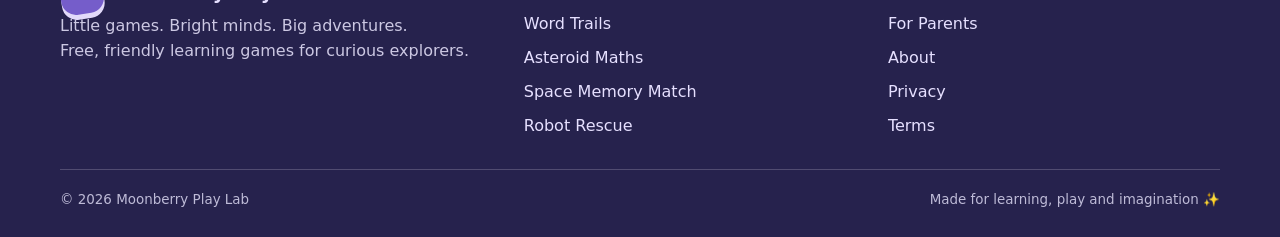
<file: robot/index.html>
<!doctype html>
    <html lang="en">
    <head>
      <meta charset="utf-8"><meta name="viewport" content="width=device-width, initial-scale=1">
      <meta name="theme-color" content="#6a53bb">
      <meta name="description" content="Guide the friendly robot through the maze. Focus the maze and use your arrow keys, or tap the controls.">

      <title>Robot Rescue | Moonberry Play Lab</title>
      <link rel="icon" href="/assets/favicon.svg" type="image/svg+xml">
      <link rel="stylesheet" href="/assets/styles.css">
    </head>
    <body><a class="skip" href="#main">Skip to content</a>
    <header class="site-header"><div class="shell nav"><a class="brand" href="/"><span class="brand-mark" aria-hidden="true">✦</span>Moonberry Play Lab</a><nav class="nav-links" id="main-nav" aria-label="Main navigation"><a href="/">Home</a><a href="/#games" aria-current="page">Games</a><a href="/parents/">For Parents</a><a href="/about/">About</a></nav><div class="nav-actions"><a class="btn btn-small btn-outline" href="/parents/">🎁 Birthday magic</a><button type="button" class="menu-toggle" aria-controls="main-nav" aria-expanded="false">Menu ☰</button></div></div></header>
    <main id="main"><div class="shell"><div class="interior-hero"><span class="eyebrow">Logic mission</span><h1>Robot Rescue</h1><p>Guide the friendly robot through the maze. Focus the maze and use your arrow keys, or tap the controls.</p></div><div class="play-panel"><div class="game-topbar"><span class="scorepill" id="stats" aria-live="polite">Moves: 0</span><div class="levels" role="group" aria-label="Choose a maze"><button type="button" class="level is-active" data-maze="0" aria-pressed="true" aria-label="Starter, maze 1">Starter</button><button type="button" class="level" data-maze="1" aria-pressed="false" aria-label="Explorer, maze 2">Explorer</button><button type="button" class="level" data-maze="2" aria-pressed="false" aria-label="Challenger, maze 3">Challenger</button><button type="button" class="level" data-maze="3" aria-pressed="false" aria-label="Master, maze 4">Master</button></div></div><p class="status" id="game-status" role="status" aria-live="polite">Find your way to the finish flag.</p><div id="maze" tabindex="0" class="maze-grid" aria-label="Robot rescue maze"></div><div class="dpad" aria-label="Robot controls"><button type="button" data-direction="ArrowUp" class="up" aria-label="Move up">↑</button><button type="button" data-direction="ArrowLeft" class="left" aria-label="Move left">←</button><button type="button" data-direction="ArrowDown" class="down" aria-label="Move down">↓</button><button type="button" data-direction="ArrowRight" class="right" aria-label="Move right">→</button></div><div class="game-actions"><button id="restart" class="btn btn-primary" type="button">↻ Try again</button><button type="button" class="btn btn-outline" id="next-level" hidden>Next level →</button></div></div><div class="rule">Games work without an account. Ask a grown-up before sharing anything online.</div><div style="text-align:center;margin:22px"><a class="btn btn-outline" href="/#games">← All games</a></div></div></main>
    <footer class="footer"><div class="shell"><div class="footer-main"><div><a class="brand" href="/"><span class="brand-mark">✦</span> Moonberry Play Lab</a><p>Little games. Bright minds. Big adventures.<br>Free, friendly learning games for curious explorers.</p></div><div><h4>Explore</h4><nav aria-label="Footer games"><a href="/words/">Word Trails</a><a href="/maths/">Asteroid Maths</a><a href="/memory/">Space Memory Match</a><a href="/robot/">Robot Rescue</a></nav></div><div><h4>Information</h4><nav aria-label="Footer information"><a href="/parents/">For Parents</a><a href="/about/">About</a><a href="/privacy/">Privacy</a><a href="/terms/">Terms</a></nav></div></div><div class="footer-bottom"><span>© <span id="year"></span> Moonberry Play Lab</span><span>Made for learning, play and imagination ✨</span></div></div></footer>
    <script src="/assets/site.js" defer></script>
    <script src="/assets/config.js" defer></script><script src="/assets/robot.js" defer></script>
    </body></html>
</file>
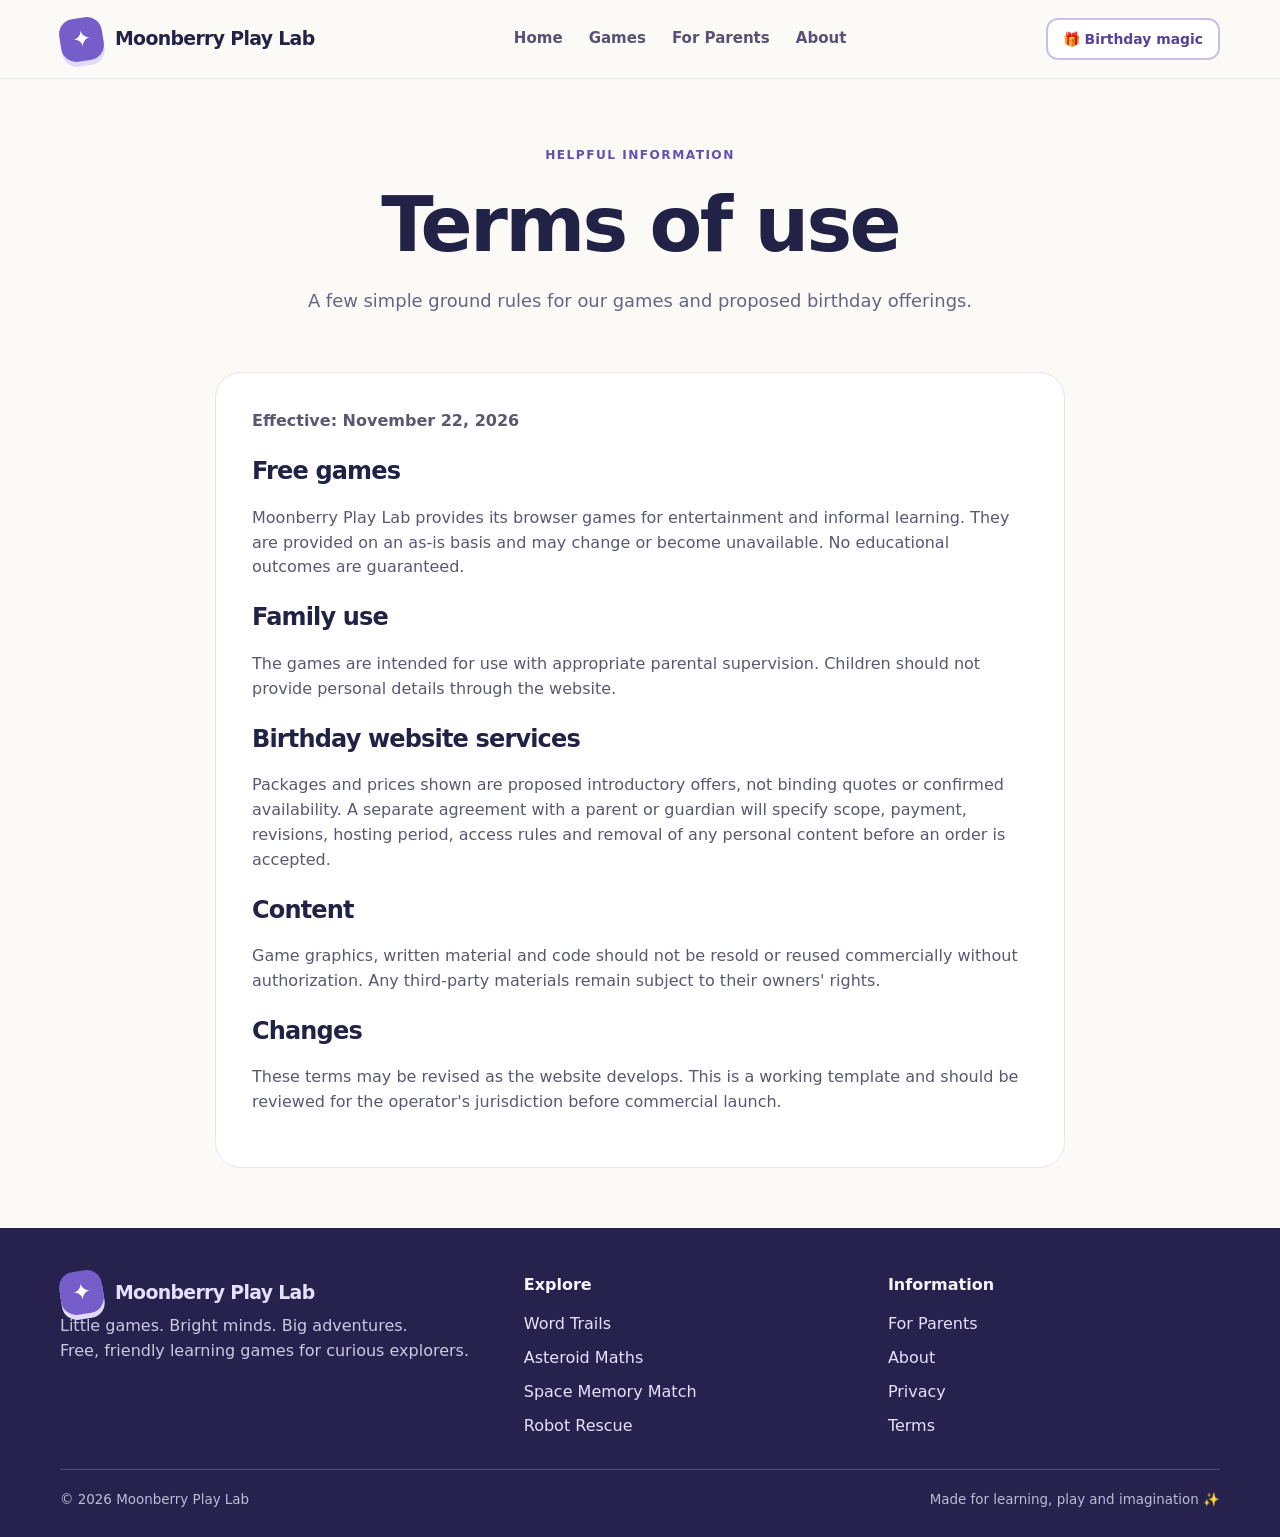
<file: terms/index.html>
<!doctype html>
    <html lang="en">
    <head>
      <meta charset="utf-8"><meta name="viewport" content="width=device-width, initial-scale=1">
      <meta name="theme-color" content="#6a53bb">
      <meta name="description" content="Terms for free learning games and potential birthday website services at Moonberry Play Lab.">

      <title>Terms of use | Moonberry Play Lab</title>
      <link rel="icon" href="/assets/favicon.svg" type="image/svg+xml">
      <link rel="stylesheet" href="/assets/styles.css">
    </head>
    <body><a class="skip" href="#main">Skip to content</a>
    <header class="site-header"><div class="shell nav"><a class="brand" href="/"><span class="brand-mark" aria-hidden="true">✦</span>Moonberry Play Lab</a><nav class="nav-links" id="main-nav" aria-label="Main navigation"><a href="/">Home</a><a href="/#games">Games</a><a href="/parents/">For Parents</a><a href="/about/">About</a></nav><div class="nav-actions"><a class="btn btn-small btn-outline" href="/parents/">🎁 Birthday magic</a><button type="button" class="menu-toggle" aria-controls="main-nav" aria-expanded="false">Menu ☰</button></div></div></header>
    <main id="main"><div class="shell"><div class="interior-hero"><span class="eyebrow">Helpful information</span><h1>Terms of use</h1><p>A few simple ground rules for our games and proposed birthday offerings.</p></div><article class="text-content"><p><strong>Effective: November 22, 2026</strong></p><h2>Free games</h2><p>Moonberry Play Lab provides its browser games for entertainment and informal learning. They are provided on an as-is basis and may change or become unavailable. No educational outcomes are guaranteed.</p><h2>Family use</h2><p>The games are intended for use with appropriate parental supervision. Children should not provide personal details through the website.</p><h2>Birthday website services</h2><p>Packages and prices shown are proposed introductory offers, not binding quotes or confirmed availability. A separate agreement with a parent or guardian will specify scope, payment, revisions, hosting period, access rules and removal of any personal content before an order is accepted.</p><h2>Content</h2><p>Game graphics, written material and code should not be resold or reused commercially without authorization. Any third-party materials remain subject to their owners' rights.</p><h2>Changes</h2><p>These terms may be revised as the website develops. This is a working template and should be reviewed for the operator's jurisdiction before commercial launch.</p></article></div></main>
    <footer class="footer"><div class="shell"><div class="footer-main"><div><a class="brand" href="/"><span class="brand-mark">✦</span> Moonberry Play Lab</a><p>Little games. Bright minds. Big adventures.<br>Free, friendly learning games for curious explorers.</p></div><div><h4>Explore</h4><nav aria-label="Footer games"><a href="/words/">Word Trails</a><a href="/maths/">Asteroid Maths</a><a href="/memory/">Space Memory Match</a><a href="/robot/">Robot Rescue</a></nav></div><div><h4>Information</h4><nav aria-label="Footer information"><a href="/parents/">For Parents</a><a href="/about/">About</a><a href="/privacy/">Privacy</a><a href="/terms/">Terms</a></nav></div></div><div class="footer-bottom"><span>© <span id="year"></span> Moonberry Play Lab</span><span>Made for learning, play and imagination ✨</span></div></div></footer>
    <script src="/assets/site.js" defer></script>

    </body></html>
</file>
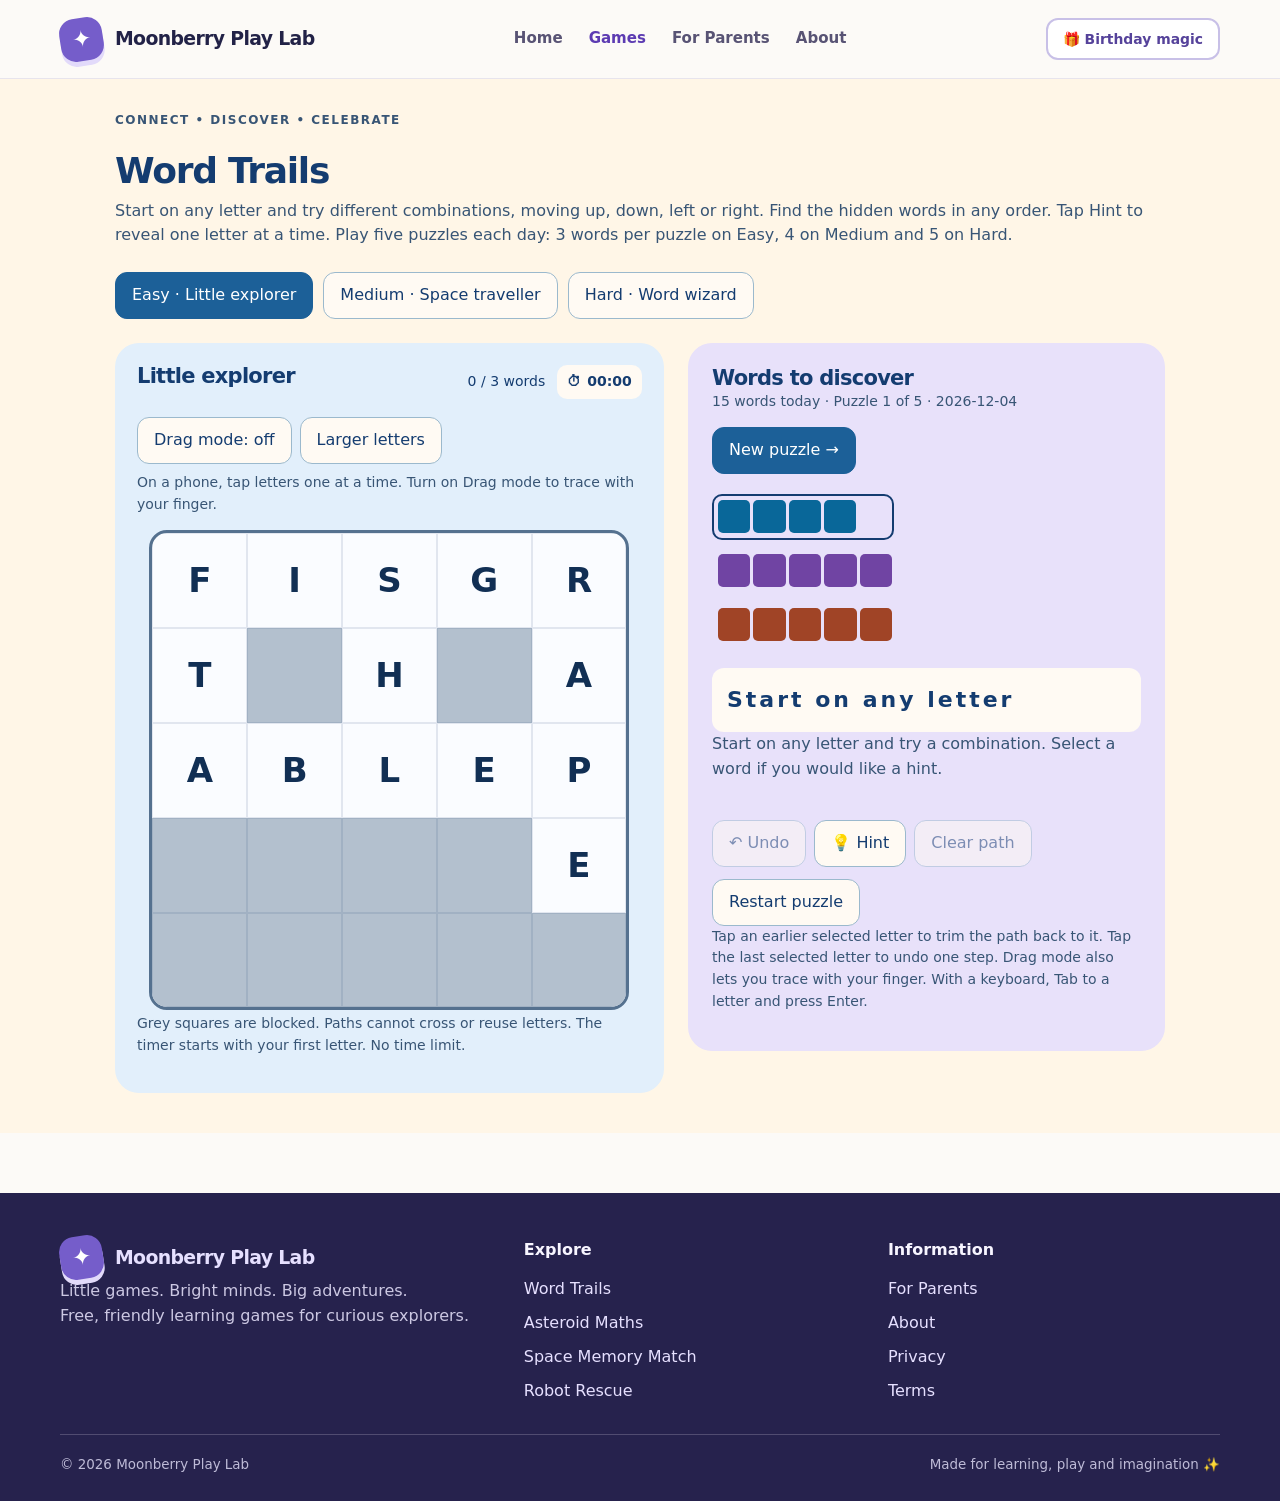
<file: words/index.html>
<!doctype html>
    <html lang="en">
    <head>
      <meta charset="utf-8"><meta name="viewport" content="width=device-width, initial-scale=1">
      <meta name="theme-color" content="#6a53bb">
      <meta name="description" content="Read the clue and connect neighbouring letters to uncover each hidden word.">

      <title>Word Trails | Moonberry Play Lab</title>
      <link rel="icon" href="/assets/favicon.svg" type="image/svg+xml">
      <link rel="stylesheet" href="/assets/styles.css">
      <link rel="stylesheet" href="/assets/word-trails.css">
    </head>
    <body><a class="skip" href="#main">Skip to content</a>
    <header class="site-header"><div class="shell nav"><a class="brand" href="/"><span class="brand-mark" aria-hidden="true">✦</span>Moonberry Play Lab</a><nav class="nav-links" id="main-nav" aria-label="Main navigation"><a href="/">Home</a><a href="/#games" aria-current="page">Games</a><a href="/parents/">For Parents</a><a href="/about/">About</a></nav><div class="nav-actions"><a class="btn btn-small btn-outline" href="/parents/">🎁 Birthday magic</a><button type="button" class="menu-toggle" aria-controls="main-nav" aria-expanded="false">Menu ☰</button></div></div></header>
    <main id="main" class="trails-page"><div class="trails-shell">
<div class="heading"><div><p class="eyebrow">CONNECT • DISCOVER • CELEBRATE</p><h1>Word Trails</h1><p>Start on any letter and try different combinations, moving up, down, left or right. Find the hidden words in any order. Tap Hint to reveal one letter at a time. Play five puzzles each day: 3 words per puzzle on Easy, 4 on Medium and 5 on Hard.</p></div></div><div class="levelnav" role="group" aria-label="Difficulty"><button data-difficulty="0">Easy · Little explorer</button><button data-difficulty="1">Medium · Space traveller</button><button data-difficulty="2">Hard · Word wizard</button></div><div class="word-layout"><section class="word-board-panel"><div class="boardtitle"><h2 id="puzzle-title"></h2><div class="word-stats"><span id="word-progress"></span><span id="timer-badge" class="timer-badge">⏱ <span id="word-timer" role="timer" aria-label="Elapsed puzzle time" aria-live="off">00:00</span></span></div></div><div id="word-celebration" class="word-celebration" role="status" aria-live="polite" hidden><strong>🌟 Congratulations! You did it!</strong><span>All words found!</span><span class="finish-label">Your time <b id="word-finish-time"></b></span></div><div class="trail-tools"><button id="word-touch-mode" aria-pressed="false">Drag mode: off</button><button id="word-zoom" aria-pressed="false">Larger letters</button></div><p class="touch-help">On a phone, tap letters one at a time. Turn on Drag mode to trace with your finger.</p><div id="trail-scroll"><div id="trail-board"><svg id="trail-lines" aria-hidden="true"></svg><div id="letters" role="group" aria-label="Letter board"></div></div></div><p class="legend">Grey squares are blocked. Paths cannot cross or reuse letters. The timer starts with your first letter. No time limit.</p></section><section class="word-controls"><h2>Words to discover</h2><p id="daily-practice" class="legend"></p><button id="word-new" class="primary">New puzzle →</button><div id="word-list"></div><div class="spelling" id="spelling" aria-live="polite"></div><p id="word-message" role="status" aria-live="polite"></p><div class="actions"><button id="word-undo">↶ Undo</button><button id="word-hint">💡 Hint</button><button id="word-clear">Clear path</button></div><button id="word-restart">Restart puzzle</button><button id="word-next" class="primary" hidden>Next difficulty →</button><p class="legend">Tap an earlier selected letter to trim the path back to it. Tap the last selected letter to undo one step. Drag mode also lets you trace with your finger. With a keyboard, Tab to a letter and press Enter.</p></section></div>
    </div></main>
    <footer class="footer"><div class="shell"><div class="footer-main"><div><a class="brand" href="/"><span class="brand-mark">✦</span> Moonberry Play Lab</a><p>Little games. Bright minds. Big adventures.<br>Free, friendly learning games for curious explorers.</p></div><div><h4>Explore</h4><nav aria-label="Footer games"><a href="/words/">Word Trails</a><a href="/maths/">Asteroid Maths</a><a href="/memory/">Space Memory Match</a><a href="/robot/">Robot Rescue</a></nav></div><div><h4>Information</h4><nav aria-label="Footer information"><a href="/parents/">For Parents</a><a href="/about/">About</a><a href="/privacy/">Privacy</a><a href="/terms/">Terms</a></nav></div></div><div class="footer-bottom"><span>© <span id="year"></span> Moonberry Play Lab</span><span>Made for learning, play and imagination ✨</span></div></div></footer>
    <script src="/assets/site.js" defer></script>
    <script src="/assets/words.js" defer></script>
    </body></html>
</file>
<file: assets/styles.css>
:root{--ink:#222247;--muted:#656582;--midnight:#2b255b;--purple:#6a53bb;--lavender:#eee9fb;--peach:#ffe4cc;--mint:#ccf5e8;--pink:#ffdce6;--line:#e7e4ed;--cream:#fcfaf7;--white:#fff;--shadow:0 18px 50px rgba(44,36,90,.10);font-family:ui-rounded,"Avenir Next",Avenir,system-ui,-apple-system,BlinkMacSystemFont,"Segoe UI",sans-serif}
*{box-sizing:border-box}html{scroll-behavior:smooth}body{margin:0;background:var(--cream);color:var(--ink);font-size:16px;line-height:1.56}a{color:inherit}button,input,textarea,select{font:inherit}button{cursor:pointer}a:focus-visible,button:focus-visible,input:focus-visible,textarea:focus-visible{outline:3px solid #f0a22a;outline-offset:3px}h1,h2,h3,p{margin-top:0}h1,h2,h3{line-height:1.14;letter-spacing:-.035em}h1{font-size:clamp(2.75rem,6vw,5.3rem)}h2{font-size:clamp(2rem,3.6vw,3.15rem)}h3{font-size:1.38rem}p{color:var(--muted)}.shell{width:min(1160px,calc(100% - 40px));margin-inline:auto}.skip{position:absolute;left:1rem;top:-5rem;background:white;padding:8px;z-index:30}.skip:focus{top:1rem}.site-header{background:rgba(252,250,247,.95);border-bottom:1px solid var(--line);position:sticky;top:0;z-index:20;backdrop-filter:blur(12px)}.nav{height:78px;display:flex;align-items:center;justify-content:space-between;gap:18px}.brand{display:flex;align-items:center;gap:12px;text-decoration:none;font-weight:850;font-size:1.18rem;letter-spacing:-.035em;white-space:nowrap}.brand-mark{display:grid;place-items:center;width:43px;height:43px;background:#755dca;color:white;border-radius:15px;transform:rotate(-9deg);box-shadow:0 5px 0 #e2dafa;font-size:23px}.nav-links{display:flex;align-items:center;gap:26px}.nav-links a{font-weight:700;color:#585374;text-decoration:none;font-size:.94rem}.nav-links a:hover,.nav-links a[aria-current="page"]{color:#5c3bb2}.nav-actions{display:flex;gap:10px;align-items:center}.menu-toggle{display:none;border:1px solid var(--line);background:white;border-radius:12px;padding:9px 13px;font-weight:750}.btn{display:inline-flex;align-items:center;justify-content:center;gap:9px;border-radius:16px;padding:13px 22px;text-decoration:none;border:2px solid transparent;font-weight:850;line-height:1.3;transition:transform .15s,box-shadow .15s}.btn:hover{transform:translateY(-2px)}.btn-primary{background:#6d56c2;color:white;box-shadow:0 7px 0 #514297}.btn-dark{background:#2d285a;color:white;box-shadow:0 7px 0 #1c193c}.btn-white{background:white;color:#40367c;box-shadow:0 6px 0 rgba(27,22,63,.15)}.btn-outline{border-color:#c8c0e7;color:#55429a;background:white}.btn-small{font-size:.87rem;padding:10px 15px;border-radius:12px}.btn:disabled{opacity:.6;cursor:not-allowed;transform:none}.eyebrow{display:inline-flex;align-items:center;gap:8px;font-weight:850;color:#6452ae;text-transform:uppercase;letter-spacing:.12em;font-size:.76rem}.hero{padding:70px 0 50px}.hero-grid{display:grid;grid-template-columns:1.02fr .98fr;gap:55px;align-items:center}.hero h1{margin:22px 0 22px}.hero h1 em{font-style:normal;color:#6c56c2}.lead{font-size:1.16rem;line-height:1.8;max-width:540px}.hero-actions{display:flex;gap:14px;flex-wrap:wrap;margin:27px 0}.trust-line{display:flex;align-items:center;gap:10px;flex-wrap:wrap;font-size:.88rem;font-weight:650;color:#666481}.trust-line span{background:#f1edf9;border-radius:99px;padding:8px 12px}.scene{min-height:442px;border-radius:36px;background:radial-gradient(circle at 80% 20%,#7a69ce,transparent 42%),linear-gradient(140deg,#5544ad,#3a326f);position:relative;overflow:hidden;box-shadow:0 22px 60px rgba(62,48,140,.2)}.scene:before{content:'';position:absolute;inset:0;background-image:radial-gradient(circle,rgba(255,255,255,.8) 1.5px,transparent 2px);background-size:52px 65px;opacity:.32}.scene .moon{position:absolute;background:#ffe5a4;border-radius:50%;height:225px;width:225px;top:48px;right:90px;box-shadow:inset -26px -15px 0 #f4c575,0 0 70px #e8c4a870}.moon:before,.moon:after{content:'';position:absolute;background:#eab86677;border-radius:50%;width:45px;height:45px;top:45px;left:35px}.moon:after{width:30px;height:30px;top:130px;left:115px}.scene .planet{position:absolute;width:140px;height:140px;left:35px;bottom:45px;background:linear-gradient(145deg,#8fe6ce,#4cb8b0);border-radius:50%;transform:rotate(-20deg)}.planet:before{content:'';position:absolute;inset:55px -26px;border:13px solid #d5eff1aa;border-radius:50%;transform:rotate(-20deg)}.scene .astronaut{position:absolute;z-index:3;left:46%;top:47%;font-size:120px;filter:drop-shadow(0 22px 6px #25225855);animation:floaty 4s ease-in-out infinite}.scene .rocket{position:absolute;font-size:75px;right:4%;bottom:26px;transform:rotate(-23deg);filter:drop-shadow(0 14px 6px #25225855)}.scene .floating-chip{position:absolute;z-index:4;background:white;border:1px solid #efe9ff;border-radius:17px;padding:12px 18px;font-weight:850;box-shadow:0 10px 30px #20185050;color:#483a86;font-size:.89rem}.scene .chip-top{top:28px;left:22px;transform:rotate(-5deg)}.scene .chip-bottom{bottom:24px;left:26%;transform:rotate(6deg)}@keyframes floaty{50%{transform:translateY(-15px) rotate(5deg)}}.section{padding:76px 0}.section-sm{padding:43px 0}.section-header{text-align:center;max-width:740px;margin:0 auto 37px}.section-header h2{margin:13px 0}.section-header p{font-size:1.07rem}.games{display:grid;grid-template-columns:repeat(4,1fr);gap:19px}.game-card{display:flex;flex-direction:column;align-items:flex-start;min-height:328px;background:#fff;border:1px solid #eeebf3;border-radius:25px;overflow:hidden;text-decoration:none;box-shadow:0 7px 25px #29204a0b;transition:transform .2s,box-shadow .2s}.game-card:hover{transform:translateY(-6px);box-shadow:var(--shadow)}.game-art{width:100%;height:145px;display:grid;place-items:center;font-size:75px;position:relative}.art-mint{background:linear-gradient(130deg,#c6f5e7,#e9f9e4)}.art-peach{background:linear-gradient(130deg,#ffe5c7,#fff0df)}.art-purple{background:linear-gradient(130deg,#ddd5ff,#f2eaff)}.art-pink{background:linear-gradient(130deg,#ffdce7,#fff0e9)}.game-art:after{content:'✦';position:absolute;right:20px;top:12px;color:#ffffffbd;font-size:35px}.game-body{padding:23px;flex:1;display:flex;flex-direction:column}.game-body h3{margin:0 0 9px}.game-body p{font-size:.91rem;flex:1}.game-meta{font-size:.78rem;color:#716e89;font-weight:750;margin-bottom:8px}.go{color:#5f4bb0;font-weight:850;font-size:.92rem}.value-strip{background:#f0edfa;border-radius:30px;display:grid;grid-template-columns:repeat(3,1fr);padding:24px;gap:10px}.value-strip div{text-align:center;padding:10px 18px}.value-strip strong{display:block;font-size:1.1rem;margin-bottom:6px}.value-strip p{font-size:.86rem;margin:0}.value-emoji{font-size:2.3rem;margin-bottom:6px}.parent-banner{background:#352d77;color:white;border-radius:36px;display:grid;grid-template-columns:1fr .7fr;gap:20px;align-items:center;overflow:hidden;padding:48px 52px;position:relative}.parent-banner h2,.parent-banner p{color:white}.parent-banner p{color:#e6e0ff}.parent-banner .eyebrow{color:#dfd7ff}.gift-scene{font-size:clamp(90px,14vw,180px);text-align:center;filter:drop-shadow(10px 12px 0 #251a63);transform:rotate(-12deg)}.quote{display:flex;align-items:center;gap:24px;background:white;border:1px solid var(--line);border-radius:24px;padding:24px 30px;max-width:760px;margin:38px auto 0}.quote div:first-child{font-size:3rem}.quote p{margin:0}.footer{margin-top:60px;background:#26224d;color:#f7f5ff;padding:43px 0 26px}.footer a{color:#e6e0ff;text-decoration:none}.footer a:hover{text-decoration:underline}.footer-main{display:grid;grid-template-columns:1.3fr 1fr 1fr;gap:32px;padding-bottom:30px}.footer p{color:#ccc8e3}.footer nav{display:flex;flex-direction:column;gap:9px}.footer h4{margin:2px 0 14px}.footer-bottom{display:flex;align-items:center;justify-content:space-between;border-top:1px solid #514c71;padding-top:20px;color:#bebbd7;font-size:.84rem}.interior-hero{text-align:center;max-width:800px;margin:auto;padding:63px 0 32px}.interior-hero h1{margin:14px 0 18px}.interior-hero p{font-size:1.12rem}.interior-hero .eyebrow{justify-content:center}.play-panel{background:white;border:1px solid #e7e3f2;border-radius:30px;padding:clamp(18px,3.5vw,46px);box-shadow:var(--shadow);max-width:820px;margin:10px auto 30px}.game-topbar{display:flex;align-items:center;justify-content:space-between;gap:14px;flex-wrap:wrap;border-bottom:1px solid var(--line);padding-bottom:20px;margin-bottom:25px}.scorepill{display:inline-flex;border-radius:100px;padding:9px 15px;background:#efeafc;color:#53449f;font-weight:800;font-size:.9rem}.levels{display:flex;flex-wrap:wrap;gap:8px}.level{border:1px solid #d9d0f4;background:white;color:#5e4db2;border-radius:11px;padding:9px 13px;font-weight:800}.level.is-active{background:#5c4ab0;color:white}.status{text-align:center;min-height:35px;font-weight:750;color:#6459a4}.game-actions{display:flex;justify-content:center;flex-wrap:wrap;gap:14px;margin-top:24px}.memory-board{display:grid;grid-template-columns:repeat(4,minmax(0,1fr));gap:12px;max-width:510px;margin:18px auto}.memory-card{aspect-ratio:1;border:2px solid #c6bcf0;background:#eee9fc;border-radius:16px;font-size:clamp(1.5rem,4vw,3rem);display:grid;place-items:center;box-shadow:0 5px 0 #d7cef4;transition:background .2s,transform .2s}.memory-card[aria-pressed="false"]{background:linear-gradient(140deg,#7c64d3,#6046b9);color:white}.memory-card.is-matched{background:#d7f4e8;border-color:#75c9a7;box-shadow:0 5px 0 #9bd9bf}.memory-card:hover:not(:disabled){transform:translateY(-2px)}.math-question{background:linear-gradient(135deg,#eee8ff,#d9f4f1);border-radius:24px;padding:25px;text-align:center;margin:20px auto;max-width:520px}.math-question .sum{font-size:clamp(2.1rem,5.4vw,4rem);color:#382c87;font-weight:950;margin:5px}.answers{display:grid;grid-template-columns:repeat(2,minmax(0,1fr));gap:12px;max-width:500px;margin:23px auto}.answer{border:2px solid #d9d2ef;border-radius:16px;padding:15px;background:white;color:#483e89;font-size:1.5rem;font-weight:900}.answer:hover{background:#ede9fc}.answer.correct{background:#b6eace;border-color:#40ac7d}.answer.wrong{background:#ffd2d5;border-color:#e7747c}.word-clue{text-align:center;background:#f4f0fd;border-radius:23px;padding:23px;margin-bottom:24px}.word-clue strong{display:block;font-size:1.5rem;color:#4f3a98}.word-slots{display:flex;gap:7px;justify-content:center;flex-wrap:wrap;min-height:65px}.word-slot{display:grid;place-items:center;width:44px;height:51px;background:white;border-bottom:3px solid #765cc1;border-radius:8px;font-weight:900;font-size:1.35rem}.letter-bank{display:flex;gap:9px;justify-content:center;flex-wrap:wrap;margin:20px 0}.letter-tile{width:48px;height:51px;background:#fee5c7;border:1px solid #edc699;border-radius:12px;font-size:1.32rem;font-weight:900;color:#8a501d}.letter-tile:disabled{opacity:.25;cursor:default}.maze-grid{display:grid;gap:4px;max-width:462px;margin:22px auto}.maze-cell{aspect-ratio:1;display:grid;place-items:center;border-radius:6px;background:#efebfd;font-size:clamp(.8rem,3vw,2rem)}.maze-cell.wall{background:#6152a9}.maze-cell.goal{background:#ddf6dd}.maze-cell.robot{background:#fff1c7}.dpad{display:grid;grid-template-columns:repeat(3,57px);justify-content:center;gap:7px;margin:17px 0}.dpad button{padding:12px 0;border-radius:12px;background:#ede7fe;border:1px solid #c5b9f1;color:#5740ac;font-weight:900;font-size:1.28rem}.dpad .up{grid-column:2}.dpad .left{grid-column:1}.dpad .down{grid-column:2}.dpad .right{grid-column:3}.wide-grid{display:grid;grid-template-columns:repeat(2,1fr);gap:22px}.price-card{background:white;border:1px solid #e6e0f2;border-radius:24px;padding:27px;box-shadow:0 7px 30px #37305a0c}.price-card h3{margin:7px 0}.price{font-size:2.6rem;line-height:1.3;letter-spacing:-.04em;font-weight:920;color:#4e3f98;margin:12px 0}.price small{font-size:.78rem;color:#7d788e;font-weight:650;letter-spacing:normal}.checklist{padding-left:18px;color:#5b5976}.checklist li{margin-bottom:11px}.info-box{background:#f0ebfa;border-radius:22px;padding:26px;margin:30px 0}.info-box p{margin:0}.steps{display:grid;grid-template-columns:repeat(3,1fr);gap:18px}.step{background:white;border:1px solid var(--line);border-radius:22px;padding:23px}.step-number{display:grid;place-items:center;background:#f3d9d6;border-radius:14px;width:43px;height:43px;font-weight:950;color:#84505a;margin-bottom:14px}.form-wrap{background:white;border:1px solid var(--line);border-radius:24px;padding:30px;max-width:750px;margin:28px auto}.field{display:flex;flex-direction:column;gap:5px;margin:14px 0}.field label{font-size:.92rem;font-weight:850}.field input,.field textarea,.field select{width:100%;border:1px solid #c7c1da;border-radius:12px;padding:12px 13px;background:#fff}.field textarea{min-height:95px}.form-note{font-size:.82rem}.text-content{background:white;border:1px solid var(--line);border-radius:26px;padding:36px;max-width:850px;margin:8px auto}.text-content h2{font-size:1.5rem;margin-top:24px}.text-content p,.text-content li{color:#595872}.text-content ul{padding-left:24px}.pill{display:inline-flex;background:#e2f5e9;color:#28775e;font-size:.82rem;font-weight:850;border-radius:99px;padding:7px 12px}.rule{text-align:center;font-size:.87rem;padding:16px 0 0;color:#8c89a3}.color-star{color:#dd8b32}.highlight{background:linear-gradient(transparent 60%,#fff0ba 60%)}.muted{color:var(--muted)}
@media (max-width:920px){.games{grid-template-columns:repeat(2,1fr)}.hero-grid{gap:25px}.scene{min-height:355px}.scene .moon{height:160px;width:160px;right:55px}.scene .astronaut{font-size:90px}.parent-banner{grid-template-columns:1fr .45fr}.footer-main{grid-template-columns:1.4fr 1fr}}
@media(max-width:700px){.shell{width:min(100% - 28px,1160px)}.nav{height:68px}.brand{font-size:1rem}.brand-mark{width:38px;height:38px}.nav-actions .btn{display:none}.menu-toggle{display:inline-flex}.nav-links{display:none;position:absolute;top:68px;left:0;right:0;background:#fff;box-shadow:0 15px 20px #2c255b17;padding:17px 22px;flex-direction:column;align-items:stretch;gap:7px}.nav-links.open{display:flex}.nav-links a{padding:9px}.hero{padding:43px 0 28px}.hero-grid{grid-template-columns:1fr}.hero h1{font-size:3.2rem}.scene{min-height:330px;order:-1}.scene .chip-bottom{left:25%}.hero-actions{margin-top:20px}.section{padding:49px 0}.games{gap:13px}.game-card{min-height:0}.game-art{height:114px;font-size:55px}.game-body{padding:16px}.game-body p{font-size:.84rem}.game-meta{font-size:.72rem}.value-strip{grid-template-columns:1fr;gap:5px}.value-strip div{text-align:left;display:grid;grid-template-columns:45px 1fr;column-gap:10px;padding:7px}.value-emoji{grid-row:span 2}.parent-banner{grid-template-columns:1fr;padding:30px 25px}.gift-scene{display:none}.footer-main{grid-template-columns:1fr 1fr}.footer-main>div:first-child{grid-column:span 2}.footer-bottom{flex-direction:column;gap:10px;text-align:center}.wide-grid,.steps{grid-template-columns:1fr}.interior-hero{padding:45px 0 28px}.play-panel{padding:16px;border-radius:20px}.memory-board{gap:7px}.memory-card{border-radius:11px}.levels{gap:6px}.level{font-size:.83rem;padding:8px}.text-content{padding:24px}.form-wrap{padding:21px}}
@media(prefers-reduced-motion:reduce){*,*:before,*:after{scroll-behavior:auto!important;animation:none!important;transition:none!important}}

/* Difficulty progression and round results */
[hidden] { display: none !important; }
.word-history select { max-width: 100%; font: inherit; }
.memory-board[data-pairs="12"] { grid-template-columns: repeat(6, minmax(0, 1fr)); }
@media (max-width: 520px) {
  .memory-board[data-pairs="12"] { grid-template-columns: repeat(4, minmax(0, 1fr)); }
}

.math-celebration {
  position: fixed;
  inset: 0;
  width: 100%;
  height: 100%;
  max-width: none;
  max-height: none;
  margin: 0;
  padding: 24px;
  border: 0;
  color: white;
  background: linear-gradient(145deg, #183b91, #4c2689 62%, #322266);
  overflow: auto;
}
.math-celebration[open] { display: grid; place-items: center; }
.celebration-content { text-align: center; }
.celebration-content h2 {
  margin: 0 0 18px;
  color: #ffe36d;
  font-size: clamp(2rem, 8vw, 5rem);
  overflow-wrap: anywhere;
}
.celebration-content p { font-size: clamp(1.15rem, 4vw, 1.6rem); }
.celebration-next { background: #ffe36d; color: #272050; }

@media (max-width: 520px) {
  .maze-grid[data-size="13"] { gap: 2px; }
  .maze-grid[data-size="13"] .maze-cell { border-radius: 3px; }
}
</file>
<file: assets/maths.css>
.maths-page {
  --mission-navy: #152e55;
  --mission-blue: #dbeefa;
  --mission-lavender: #ede6fb;
  --mission-yellow: #fff0bc;
  padding: clamp(34px, 6vw, 72px) 0 36px;
  background: #fff8ea;
  color: var(--mission-navy);
}

.maths-intro { margin-bottom: 26px; }
.maths-intro h1 {
  margin: 3px 0 8px;
  font-size: clamp(2.45rem, 7vw, 4.75rem);
  line-height: 1.04;
  color: var(--mission-navy);
}
.maths-intro p { margin: 0; font-size: 1.13rem; }
.maths-layout {
  display: grid;
  grid-template-columns: minmax(0, 1.9fr) minmax(245px, 1fr);
  align-items: start;
  gap: clamp(14px, 3vw, 26px);
}
.maths-mission, .flight-controls {
  border-radius: 24px;
  padding: clamp(15px, 3vw, 28px);
  border: 1px solid #b7d2e9;
}
.maths-mission { background: var(--mission-blue); }
.flight-controls {
  background: var(--mission-lavender);
  border-color: #cec2e7;
}
.mission-header {
  display: grid;
  grid-template-columns: 1fr auto;
  align-items: baseline;
  gap: 8px 12px;
  margin-bottom: 22px;
}
.mission-header :is(h2, p), .flight-header h2 { margin: 0; }
.mission-header h2, .flight-header h2 { font-size: clamp(1.1rem, 3vw, 1.4rem); }
.mission-header p { font-size: .95rem; font-weight: 700; }
#fuel {
  grid-column: 1 / -1;
  width: 100%;
  height: 17px;
  border: 0;
  border-radius: 30px;
  overflow: hidden;
  background: #b4cee7;
  accent-color: #245db1;
}
#fuel::-webkit-progress-bar { background: #b4cee7; }
#fuel::-webkit-progress-value { background: #245db1; }
#fuel::-moz-progress-bar { background: #245db1; }
.mission-puzzle {
  display: flex;
  align-items: center;
  gap: clamp(10px, 3vw, 20px);
  min-height: 128px;
  padding: clamp(13px, 3vw, 22px);
  background: var(--mission-yellow);
  border: 1px solid #dab65f;
  border-radius: 18px;
}
.mission-asteroid { font-size: clamp(1.65rem, 5vw, 3rem); }
.mission-puzzle > div { min-width: 0; }
#puzzle-type { margin: 0 0 4px; font-weight: 750; color: #574322; }
#sum {
  margin: 0;
  font-size: clamp(1.25rem, 3.5vw, 2rem);
  line-height: 1.3;
  overflow-wrap: anywhere;
}
.maths-mission .answers { max-width: none; margin: 18px 0 12px; gap: 9px; }
.maths-mission .answer { min-height: 48px; color: var(--mission-navy); }
.maths-mission .answer.correct { background: #d5f3df; color: #164c31; }
.maths-mission .answer.wrong { background: #fce1dd; color: #762627; }
.mission-feedback, .mission-hint {
  padding: 10px 13px;
  border-radius: 12px;
  line-height: 1.5;
}
.mission-feedback { background: #f2f8ff; margin: 0; }
.mission-hint { background: #fff5d4; margin: 10px 0 0; }
#continue-puzzle { margin-top: 13px; }
.flight-header {
  display: flex;
  align-items: center;
  justify-content: space-between;
  flex-wrap: wrap;
  gap: 8px;
  margin-bottom: 15px;
}
.flight-timer {
  background: #fff;
  border-radius: 14px;
  padding: 7px 10px;
  font-size: .93rem;
  font-weight: 800;
  font-variant-numeric: tabular-nums;
}
.flight-levels, .flight-actions { display: grid; gap: 8px; }
.flight-levels { grid-template-columns: repeat(2, minmax(0, 1fr)); }
.flight-levels .level, .flight-actions .btn { min-height: 44px; }
.flight-levels .level { padding-inline: 6px; }
.flight-levels .level.is-active, .mission-primary { background: #203e73; color: white; }
.mission-primary:hover { background: #152e55; color: white; }
.flight-actions .btn-outline, .maths-return .btn { background: #fffdf8; }
#level-description { line-height: 1.45; }
.maths-return { display: flex; justify-content: center; margin-top: 26px; }
.celebration-content .final-feedback { max-width: 46ch; margin: 12px auto 22px; font-size: 1rem; }
.maths-page :focus-visible, .math-celebration :focus-visible {
  outline: 3px solid #895400;
  outline-offset: 3px;
}
.math-celebration :focus-visible { outline-color: #ffe36d; }
@media (max-width: 690px) {
  .maths-layout { grid-template-columns: minmax(0, 1fr); }
  .flight-actions { grid-template-columns: repeat(2, minmax(0, 1fr)); }
  #restart { grid-column: 1 / -1; }
}
</file>
<file: assets/word-trails.css>
.trails-page {
  background: #fff6e7;
  color: #143c70;
  font-family: "Trebuchet MS", system-ui, sans-serif;
}
.trails-shell {
  max-width: 1090px;
  margin: auto;
  padding: 28px 20px 40px;
}
.trails-page h1 {
  font-size: clamp(30px, 5vw, 36px);
  margin: 8px 0;
}
.trails-page h2 {
  font-size: 21px;
  margin: 0;
}
.trails-page p {
  line-height: 1.55;
  color: #385575;
}
.trails-page .eyebrow {
  font-size: 12px;
  letter-spacing: 1.5px;
}
.trails-page button {
  font: inherit;
  color: #143c70;
  border: 1px solid #9bb9cd;
  background: #fffaf3;
  border-radius: 12px;
  min-height: 46px;
  padding: 10px 16px;
  cursor: pointer;
}
.trails-page button:disabled {
  opacity: 0.5;
  cursor: default;
}
.trails-page button:focus-visible {
  outline: 3px solid #1760ab;
  outline-offset: 3px;
}
.trails-page .primary,
.trails-page button[aria-pressed="true"]:not(#word-list button) {
  background: #1c6098;
  color: white;
  border-color: #1c6098;
}
.trails-page .levelnav {
  display: flex;
  gap: 10px;
  flex-wrap: wrap;
  margin: 24px 0;
}
.trails-page .boardtitle {
  display: flex;
  justify-content: space-between;
  gap: 12px;
  flex-wrap: wrap;
  margin-bottom: 18px;
}
.trails-page .boardtitle span {
  font-size: 14px;
}
.trails-page .actions {
  display: flex;
  flex-wrap: wrap;
  gap: 8px;
  margin-bottom: 12px;
}
.word-layout {
  display: grid;
  grid-template-columns: 1.15fr 1fr;
  gap: 24px;
  align-items: start;
}
.word-board-panel {
  padding: 22px;
  border-radius: 24px;
  background: #e2effb;
}
.word-controls {
  padding: 24px;
  border-radius: 24px;
  background: #e8e1fa;
}
#trail-board {
  position: relative;
  max-width: 480px;
  margin: auto;
  background: #fafcff;
  border: 3px solid #55718f;
  border-radius: 18px;
  overflow: hidden;
  touch-action: none;
  user-select: none;
}
#letters {
  display: grid;
  position: relative;
  z-index: 2;
}
#letters button {
  aspect-ratio: 1;
  min-width: 0;
  min-height: 0;
  padding: 0;
  border: 1px solid #143c701c;
  border-radius: 0;
  background: transparent;
  font-size: clamp(22px, 4vw, 34px);
  font-weight: bold;
  position: relative;
  color: #112f54;
}
#letters button.blocked {
  background: #b3c0ce;
  opacity: 1;
}
#letters button.done {
  background: transparent;
  opacity: 1;
}
#letters button.current {
  background: #81d4ff70;
}
#letters button.hinted {
  box-shadow: inset 0 0 0 5px #d58d00;
  background: #fff0b7;
}
#letters button:focus-visible {
  outline: 3px solid #143c70;
  outline-offset: -5px;
}
#trail-lines {
  position: absolute;
  inset: 0;
  width: 100%;
  height: 100%;
  z-index: 1;
  pointer-events: none;
}
#word-list {
  display: flex;
  flex-wrap: wrap;
  gap: 10px;
  margin: 20px 0;
}
#word-list button {
  font-weight: bold;
  letter-spacing: 2px;
  background: var(--trail-tint);
  border: 2px solid transparent;
}
#word-list button[aria-pressed="true"] {
  border-color: #143c70;
}
#word-list button.complete {
  opacity: 1;
  color: #143c70;
}
.spelling {
  background: #fffaf3;
  padding: 15px;
  border-radius: 12px;
  min-height: 58px;
  letter-spacing: 3px;
  font-weight: bold;
  font-size: 22px;
}
#word-message {
  min-height: 72px;
}
.legend {
  font-size: 14px;
  line-height: 1.5;
}
#word-next {
  margin-top: 12px;
}
.levelnav button[aria-pressed="true"] {
  background: #1c6098;
  color: white;
}
@media (max-width: 700px) {
  .word-layout {
    grid-template-columns: 1fr;
  }
  .word-board-panel,
  .word-controls {
    padding: 16px;
  }
  #letters button {
    font-size: 26px;
  }
  .levelnav {
    display: flex;
    flex-wrap: wrap;
  }
  .levelnav button {
    flex: 1 1 110px;
  }
}
#letters button.done {
  background: transparent;
}

.word-controls {
  min-width: 0;
  container-type: inline-size;
}
#word-list {
  display: flex;
  flex-direction: column;
  align-items: flex-start;
  gap: 8px;
}
#word-list button {
  display: grid;
  grid-template-columns: minmax(0, 1fr) 26px;
  gap: 6px;
  width: min(100%, calc(var(--letter-count) * 36px + 38px));
  min-width: 0;
  min-height: 46px;
  padding: 4px;
  background: transparent;
  border: 2px solid transparent;
  border-radius: 10px;
  letter-spacing: 0;
}
#word-list button[aria-pressed="true"] {
  border-color: #143c70;
}
.word-boxes {
  display: grid;
  grid-template-columns: repeat(var(--letter-count), minmax(0, 1fr));
  gap: 3px;
  align-self: center;
  min-width: 0;
}
.word-box {
  display: grid;
  place-items: center;
  aspect-ratio: 1;
  min-width: 0;
  border-radius: 5px;
  background: var(--letter-colour);
  border: 1px solid transparent;
  color: #fff;
  font-size: clamp(14px, 5cqi, 24px);
  font-weight: bold;
  line-height: 1;
}
.word-tick {
  align-self: center;
  color: #007857;
  font-size: 28px;
  font-weight: bold;
  line-height: 1;
}

#spelling {
  overflow-wrap: anywhere;
  word-break: break-word;
}

.word-stats {
  display: flex;
  align-items: center;
  gap: 12px;
  flex-wrap: wrap;
}
.timer-badge {
  display: inline-flex;
  gap: 6px;
  align-items: center;
  background: #fffaf3;
  color: #143c70;
  padding: 6px 10px;
  border-radius: 10px;
  font-weight: bold;
  font-variant-numeric: tabular-nums;
  white-space: nowrap;
}

.word-celebration {
  display: flex;
  flex-direction: column;
  align-items: center;
  gap: 8px;
  text-align: center;
  padding: 22px 16px;
  margin: 0 0 20px;
  border-radius: 18px;
  background: linear-gradient(120deg, #155fa0, #6941a5);
  color: white;
  border: 3px solid #ffd76d;
  box-shadow: 0 5px 16px #143c7026;
}
.word-celebration strong {
  font-size: clamp(21px, 3vw, 28px);
  line-height: 1.35;
}
.word-celebration > span {
  font-size: 16px;
}
.word-celebration .finish-label {
  display: flex;
  align-items: center;
  gap: 12px;
  flex-wrap: wrap;
  justify-content: center;
  margin-top: 4px;
}
#word-finish-time {
  display: inline-block;
  padding: 6px 15px;
  border-radius: 12px;
  background: #ffdf75;
  color: #183765;
  font-size: 34px;
  font-weight: 900;
  letter-spacing: 1px;
  font-variant-numeric: tabular-nums;
  animation: finish-pulse 1.6s ease-in-out 3;
}
.timer-badge.timer-complete {
  background: #ffdf75;
  color: #183765;
  font-size: 20px;
  font-weight: 900;
  box-shadow: 0 0 0 2px #b37b0a;
  animation: finish-pulse 1.6s ease-in-out 3;
}
@keyframes finish-pulse {
  0%,
  100% {
    transform: scale(1);
    background-color: #ffdf75;
    color: #183765;
  }
  50% {
    transform: scale(1.06);
    background-color: #6b3ca5;
    color: #fff;
  }
}
@media (prefers-reduced-motion: reduce) {
  #word-finish-time,
  .timer-badge.timer-complete {
    animation: none;
  }
}

.trail-tools {
  display: flex;
  flex-wrap: wrap;
  gap: 8px;
  margin: 8px 0;
}
.touch-help {
  font-size: 14px;
  margin: 8px 0 12px;
}
#trail-scroll {
  overflow: auto;
  max-width: 100%;
  padding: 3px;
}
#trail-scroll.enlarged #trail-board {
  width: calc(var(--board-cells) * 48px + 6px);
  min-width: calc(var(--board-cells) * 48px + 6px);
  max-width: none;
}
#trail-board {
  touch-action: pan-x pan-y pinch-zoom;
}
#trail-board.touch-drag {
  touch-action: none;
}
.trail-tools button[aria-pressed="true"] {
  background: #1c6098;
  color: white;
}
@media (max-width: 700px) {
  .word-layout {
    gap: 14px;
  }
  .word-board-panel,
  .word-controls {
    padding: 12px;
    border-radius: 18px;
  }
  #letters button {
    font-size: clamp(19px, 6vw, 28px);
  }
  .trail-tools button {
    flex: 1;
    padding: 8px;
  }
  .word-controls .actions {
    position: sticky;
    bottom: 8px;
    background: #e8e1fa;
    padding: 8px;
    border-radius: 14px;
    z-index: 5;
    box-shadow: 0 2px 10px #143c7026;
  }
  .word-controls .actions button {
    flex: 1;
    padding: 8px;
  }
  #word-message {
    min-height: 0;
  }
  .word-layout .levelnav button {
    font-size: 16px;
  }
}
</file>
